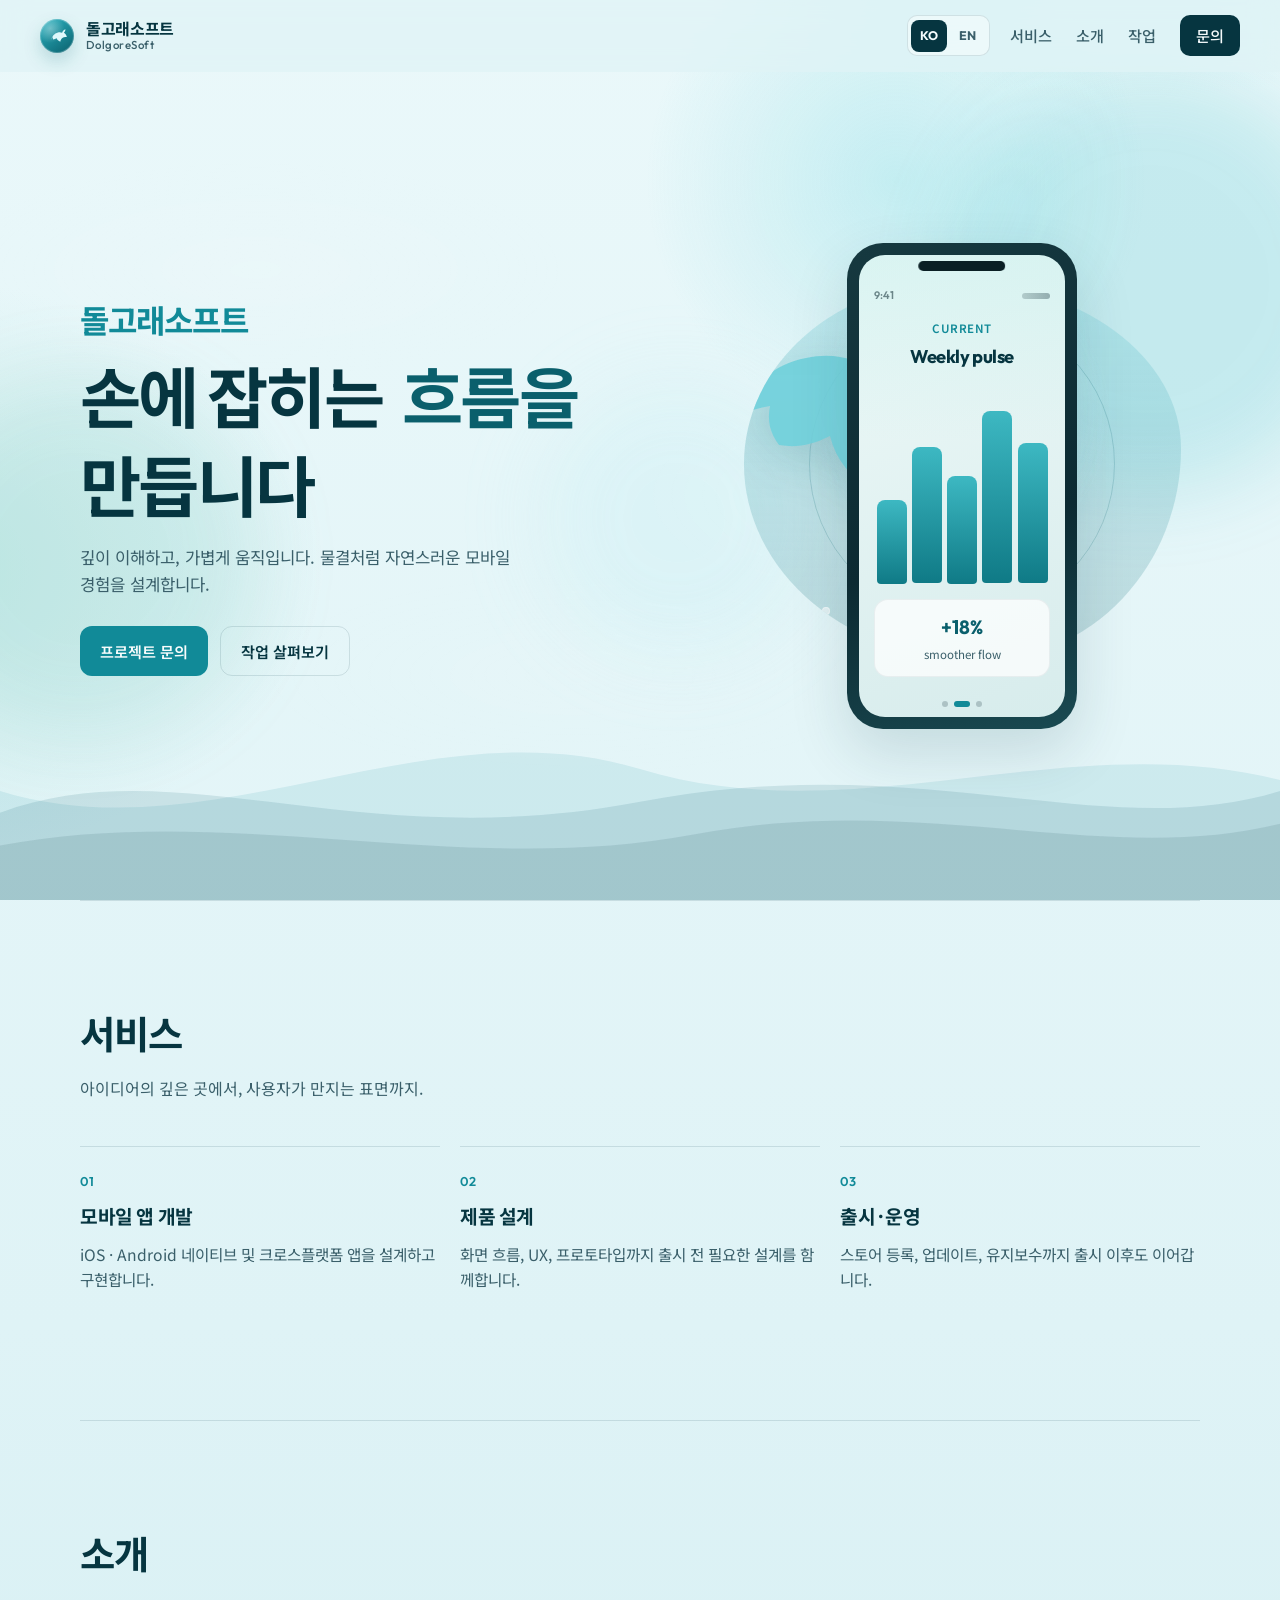
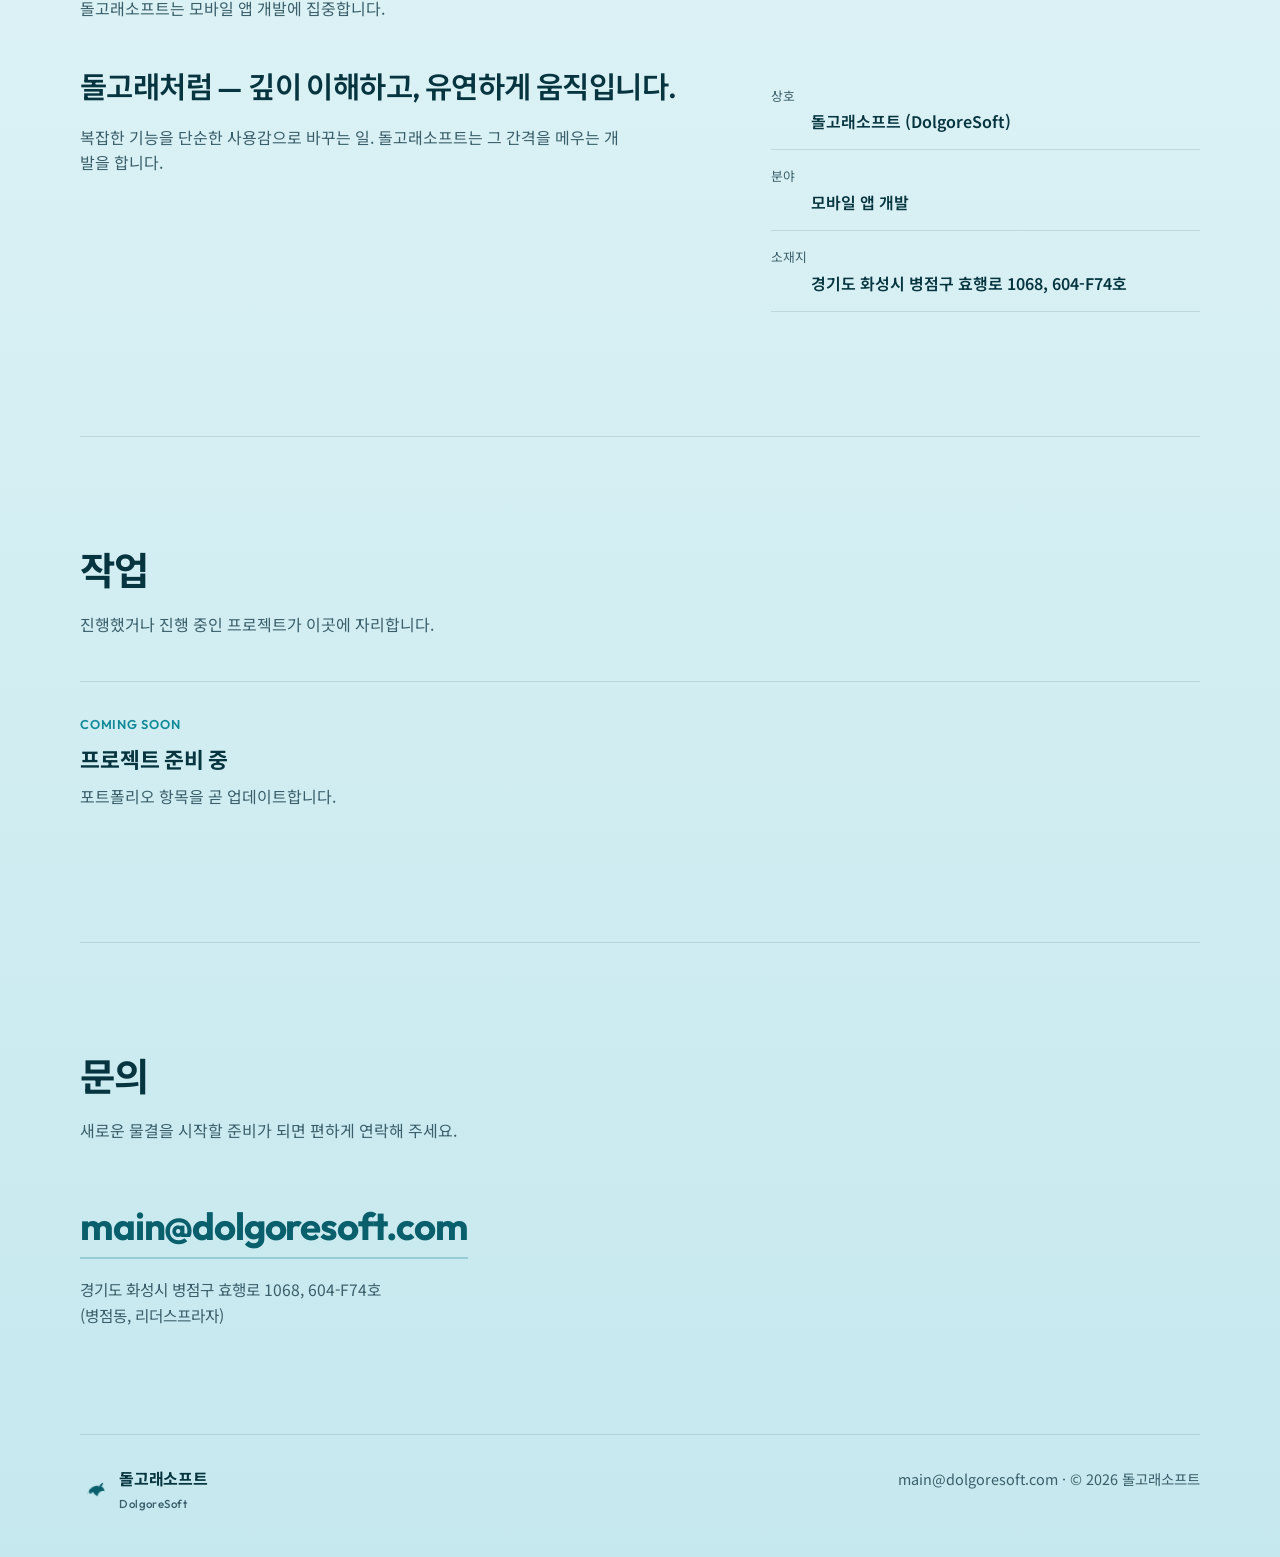
<file: index.html>
<!DOCTYPE html>
<html lang="ko">
  <head>
    <meta charset="UTF-8" />
    <meta
      name="viewport"
      content="width=device-width, initial-scale=1.0, viewport-fit=cover"
    />
    <meta
      name="description"
      content="돌고래소프트 — 물결처럼 자연스러운 모바일 앱을 만듭니다."
    />
    <title>돌고래소프트 | DolgoreSoft</title>
    <link rel="alternate" hreflang="ko" href="./" />
    <link rel="alternate" hreflang="en" href="./en/" />
    <link rel="alternate" hreflang="x-default" href="./" />
    <link rel="preconnect" href="https://fonts.googleapis.com" />
    <link rel="preconnect" href="https://fonts.gstatic.com" crossorigin />
    <link
      href="https://fonts.googleapis.com/css2?family=Outfit:wght@400;500;600;700&family=Noto+Sans+KR:wght@400;500;600;700&display=swap"
      rel="stylesheet"
    />
    <link rel="stylesheet" href="styles.css" />
    <script async src="https://pagead2.googlesyndication.com/pagead/js/adsbygoogle.js?client=ca-pub-4579434474067753"
     crossorigin="anonymous"></script>
  </head>
  <body>
    <div class="ambient" aria-hidden="true">
      <div class="ambient__glow ambient__glow--a"></div>
      <div class="ambient__glow ambient__glow--b"></div>
      <div class="ambient__glow ambient__glow--c"></div>
      <div class="ambient__spot" data-spot></div>
      <div class="ambient__caustic"></div>
      <svg class="ambient__waves" viewBox="0 0 1440 220" preserveAspectRatio="none">
        <path
          class="wave wave--back"
          d="M0,120 C240,180 480,40 720,100 C960,160 1200,60 1440,110 L1440,220 L0,220 Z"
        />
        <path
          class="wave wave--mid"
          d="M0,140 C200,80 400,180 720,130 C1040,80 1240,170 1440,120 L1440,220 L0,220 Z"
        />
        <path
          class="wave wave--front"
          d="M0,170 C260,130 520,200 780,160 C1040,120 1240,190 1440,150 L1440,220 L0,220 Z"
        />
      </svg>
    </div>

    <header class="site-header">
      <a class="brand" href="#top">
        <span class="brand__mark" aria-hidden="true">
          <svg viewBox="0 0 48 48" fill="none">
            <path
              class="dolphin-path"
              d="M8.5 28.5c2.2-7.8 8.4-13.2 16.8-14.2 3.4-.4 6.2.2 8.8 1.8 1.8-3.4 4.6-5.8 8.4-6.6-.6 3.2-2.2 5.6-4.6 7.2 3.2 2.4 5 5.8 5.2 10.2-3.8-1.4-7-1.2-10 .6-2.8 1.8-4.8 4.4-5.6 7.6-3.6-2.2-6.2-5.4-7.4-9.4-2.4 1.8-4.6 2.4-7.2 2.2-.8-2.2-.8-4.2-.4-6.4z"
              fill="currentColor"
            />
            <circle cx="36.2" cy="18.8" r="1.35" fill="#e8fbff" />
          </svg>
        </span>
        <span class="brand__text">
          <span class="brand__ko">돌고래소프트</span>
          <span class="brand__en">DolgoreSoft</span>
        </span>
      </a>
      <div class="header-actions">
        <nav class="lang" aria-label="언어 선택">
          <a class="lang__link is-active" href="./" hreflang="ko" lang="ko" aria-current="page">KO</a>
          <a class="lang__link" href="./en/" hreflang="en" lang="en">EN</a>
        </nav>
        <nav class="nav" aria-label="주요 메뉴">
          <a href="#services">서비스</a>
          <a href="#about">소개</a>
          <a href="#work">작업</a>
          <a href="#contact" class="nav__cta">문의</a>
        </nav>
        <button class="nav-toggle" type="button" aria-label="메뉴 열기" aria-expanded="false">
          <span></span>
          <span></span>
        </button>
      </div>
    </header>

    <main id="top">
      <section class="hero" data-hero>
        <div class="hero__copy">
          <p class="hero__brand">돌고래소프트</p>
          <h1 class="hero__title">
            <span class="hero__title-static">손에 잡히는</span>
            <span class="hero__swap" data-swap aria-live="polite">
              <span class="hero__swap-item is-active">앱을</span>
              <span class="hero__swap-item">흐름을</span>
              <span class="hero__swap-item">경험을</span>
            </span>
            <span class="hero__title-static">만듭니다</span>
          </h1>
          <p class="hero__lead">
            깊이 이해하고, 가볍게 움직입니다.
            물결처럼 자연스러운 모바일 경험을 설계합니다.
          </p>
          <div class="hero__actions">
            <a class="btn btn--primary" href="#contact" data-magnetic>
              <span>프로젝트 문의</span>
            </a>
            <a class="btn btn--ghost" href="#work">작업 살펴보기</a>
          </div>
        </div>

        <div class="hero__visual" data-tilt-stage>
          <div class="sea" aria-hidden="true">
            <div class="sea__ripple sea__ripple--a"></div>
            <div class="sea__ripple sea__ripple--b"></div>
            <div class="sea__bubble" style="--x: 18%; --d: 0s; --s: 8px"></div>
            <div class="sea__bubble" style="--x: 72%; --d: 1.2s; --s: 6px"></div>
            <div class="sea__bubble" style="--x: 58%; --d: 2.4s; --s: 10px"></div>
            <div class="sea__bubble" style="--x: 34%; --d: 3.1s; --s: 5px"></div>

            <svg class="sea__dolphin" viewBox="0 0 240 140" fill="none">
              <path
                d="M14 86c6-10 14-18 26-22 4-16 18-30 40-34 18-4 34 0 46 10 8-14 22-24 42-26-2 12-8 22-18 28 18 8 30 24 32 46-16-6-30-4-42 6-8 6-14 14-16 24-14-8-24-20-28-36-12 6-22 8-34 6-6-8-8-16-6-26-14 2-26 8-42 24z"
                fill="url(#dolphinGrad)"
              />
              <path
                d="M156 48c8-2 16-1 24 4 2 8-2 14-10 18-8 2-16 0-22-6 2-6 4-12 8-16z"
                fill="url(#dolphinGrad)"
                opacity="0.9"
              />
              <circle cx="168" cy="52" r="3.4" fill="#f4fdff" />
              <path
                d="M188 34c10-4 22-2 30 6-12 2-22 8-28 18-4-8-6-16-2-24z"
                fill="url(#dolphinGrad)"
                opacity="0.85"
              />
              <defs>
                <linearGradient id="dolphinGrad" x1="20" y1="30" x2="210" y2="110">
                  <stop stop-color="#6fd0db" />
                  <stop offset="0.55" stop-color="#1494a3" />
                  <stop offset="1" stop-color="#0a5f6c" />
                </linearGradient>
              </defs>
            </svg>
          </div>

          <button
            class="phone"
            type="button"
            data-phone
            aria-label="앱 미리보기 화면 넘기기"
          >
            <div class="phone__bezel" data-tilt>
              <div class="phone__notch"></div>
              <div class="phone__screen">
                <div class="phone__slides" data-slides>
                  <article class="phone__slide is-active" data-slide="0">
                    <div class="ui-status">
                      <span>9:41</span>
                      <span class="ui-dots"></span>
                    </div>
                    <p class="ui-eyebrow">Tide</p>
                    <h3 class="ui-title">Morning dive</h3>
                    <div class="ui-hero-block ui-hero-block--sea"></div>
                    <div class="ui-row">
                      <div class="ui-chip">Focus</div>
                      <div class="ui-chip">Flow</div>
                    </div>
                    <div class="ui-cta">Continue</div>
                  </article>
                  <article class="phone__slide" data-slide="1">
                    <div class="ui-status">
                      <span>9:41</span>
                      <span class="ui-dots"></span>
                    </div>
                    <p class="ui-eyebrow">Current</p>
                    <h3 class="ui-title">Weekly pulse</h3>
                    <div class="ui-bars" aria-hidden="true">
                      <span style="--h: 42%"></span>
                      <span style="--h: 68%"></span>
                      <span style="--h: 54%"></span>
                      <span style="--h: 86%"></span>
                      <span style="--h: 70%"></span>
                    </div>
                    <div class="ui-stat">
                      <strong>+18%</strong>
                      <span>smoother flow</span>
                    </div>
                  </article>
                  <article class="phone__slide" data-slide="2">
                    <div class="ui-status">
                      <span>9:41</span>
                      <span class="ui-dots"></span>
                    </div>
                    <p class="ui-eyebrow">Pod</p>
                    <h3 class="ui-title">3 signals</h3>
                    <div class="ui-list">
                      <div class="ui-list-item">
                        <span class="ui-avatar"></span>
                        <span class="ui-lines"><i></i><i></i></span>
                      </div>
                      <div class="ui-list-item">
                        <span class="ui-avatar"></span>
                        <span class="ui-lines"><i></i><i></i></span>
                      </div>
                      <div class="ui-list-item">
                        <span class="ui-avatar"></span>
                        <span class="ui-lines"><i></i><i></i></span>
                      </div>
                    </div>
                  </article>
                </div>
                <div class="phone__dots" data-dots aria-hidden="true">
                  <span class="is-active"></span>
                  <span></span>
                  <span></span>
                </div>
              </div>
            </div>
          </button>

          <p class="hero__hint">화면을 탭하면 다음 물결로</p>
        </div>
      </section>

      <section id="services" class="section" data-reveal>
        <div class="section__head">
          <h2>서비스</h2>
          <p>아이디어의 깊은 곳에서, 사용자가 만지는 표면까지.</p>
        </div>
        <ul class="service-list">
          <li class="service-item" data-reveal-item>
            <span class="service-item__index">01</span>
            <h3>모바일 앱 개발</h3>
            <p>iOS · Android 네이티브 및 크로스플랫폼 앱을 설계하고 구현합니다.</p>
          </li>
          <li class="service-item" data-reveal-item>
            <span class="service-item__index">02</span>
            <h3>제품 설계</h3>
            <p>화면 흐름, UX, 프로토타입까지 출시 전 필요한 설계를 함께합니다.</p>
          </li>
          <li class="service-item" data-reveal-item>
            <span class="service-item__index">03</span>
            <h3>출시 · 운영</h3>
            <p>스토어 등록, 업데이트, 유지보수까지 출시 이후도 이어갑니다.</p>
          </li>
        </ul>
      </section>

      <section id="about" class="section section--about" data-reveal>
        <div class="section__head">
          <h2>소개</h2>
          <p>돌고래소프트는 모바일 앱 개발에 집중합니다.</p>
        </div>
        <div class="about-grid">
          <div class="about-story" data-reveal-item>
            <p class="about-lead">
              돌고래처럼 — 깊이 이해하고, 유연하게 움직입니다.
            </p>
            <p class="about-body">
              복잡한 기능을 단순한 사용감으로 바꾸는 일.
              돌고래소프트는 그 간격을 메우는 개발을 합니다.
            </p>
          </div>
          <dl class="about-meta" data-reveal-item>
            <div>
              <dt>상호</dt>
              <dd>돌고래소프트 (DolgoreSoft)</dd>
            </div>
            <div>
              <dt>분야</dt>
              <dd>모바일 앱 개발</dd>
            </div>
            <div>
              <dt>소재지</dt>
              <dd>경기도 화성시 병점구 효행로 1068, 604-F74호</dd>
            </div>
          </dl>
        </div>
      </section>

      <section id="work" class="section" data-reveal>
        <div class="section__head">
          <h2>작업</h2>
          <p>진행했거나 진행 중인 프로젝트가 이곳에 자리합니다.</p>
        </div>
        <ul class="work-list">
          <li class="work-item work-item--empty" data-reveal-item>
            <span class="work-item__label">Coming soon</span>
            <h3>프로젝트 준비 중</h3>
            <p>포트폴리오 항목을 곧 업데이트합니다.</p>
          </li>
        </ul>
      </section>

      <section id="contact" class="section section--contact" data-reveal>
        <div class="section__head">
          <h2>문의</h2>
          <p>새로운 물결을 시작할 준비가 되면 편하게 연락해 주세요.</p>
        </div>
        <div class="contact-block" data-reveal-item>
          <a class="contact-link" href="mailto:main@dolgoresoft.com">
            main@dolgoresoft.com
          </a>
          <address class="contact-address">
            경기도 화성시 병점구 효행로 1068, 604-F74호<br />
            (병점동, 리더스프라자)
          </address>
        </div>
      </section>
    </main>

    <footer class="site-footer">
      <div class="site-footer__brand">
        <span class="brand__mark brand__mark--sm" aria-hidden="true">
          <svg viewBox="0 0 48 48" fill="none">
            <path
              d="M8.5 28.5c2.2-7.8 8.4-13.2 16.8-14.2 3.4-.4 6.2.2 8.8 1.8 1.8-3.4 4.6-5.8 8.4-6.6-.6 3.2-2.2 5.6-4.6 7.2 3.2 2.4 5 5.8 5.2 10.2-3.8-1.4-7-1.2-10 .6-2.8 1.8-4.8 4.4-5.6 7.6-3.6-2.2-6.2-5.4-7.4-9.4-2.4 1.8-4.6 2.4-7.2 2.2-.8-2.2-.8-4.2-.4-6.4z"
              fill="currentColor"
            />
          </svg>
        </span>
        <div>
          <span class="brand__ko">돌고래소프트</span>
          <span class="brand__en">DolgoreSoft</span>
        </div>
      </div>
      <p>
        <a href="mailto:main@dolgoresoft.com">main@dolgoresoft.com</a>
        · © <span id="year"></span> 돌고래소프트
      </p>
    </footer>

    <script src="main.js"></script>
  </body>
</html>
</file>
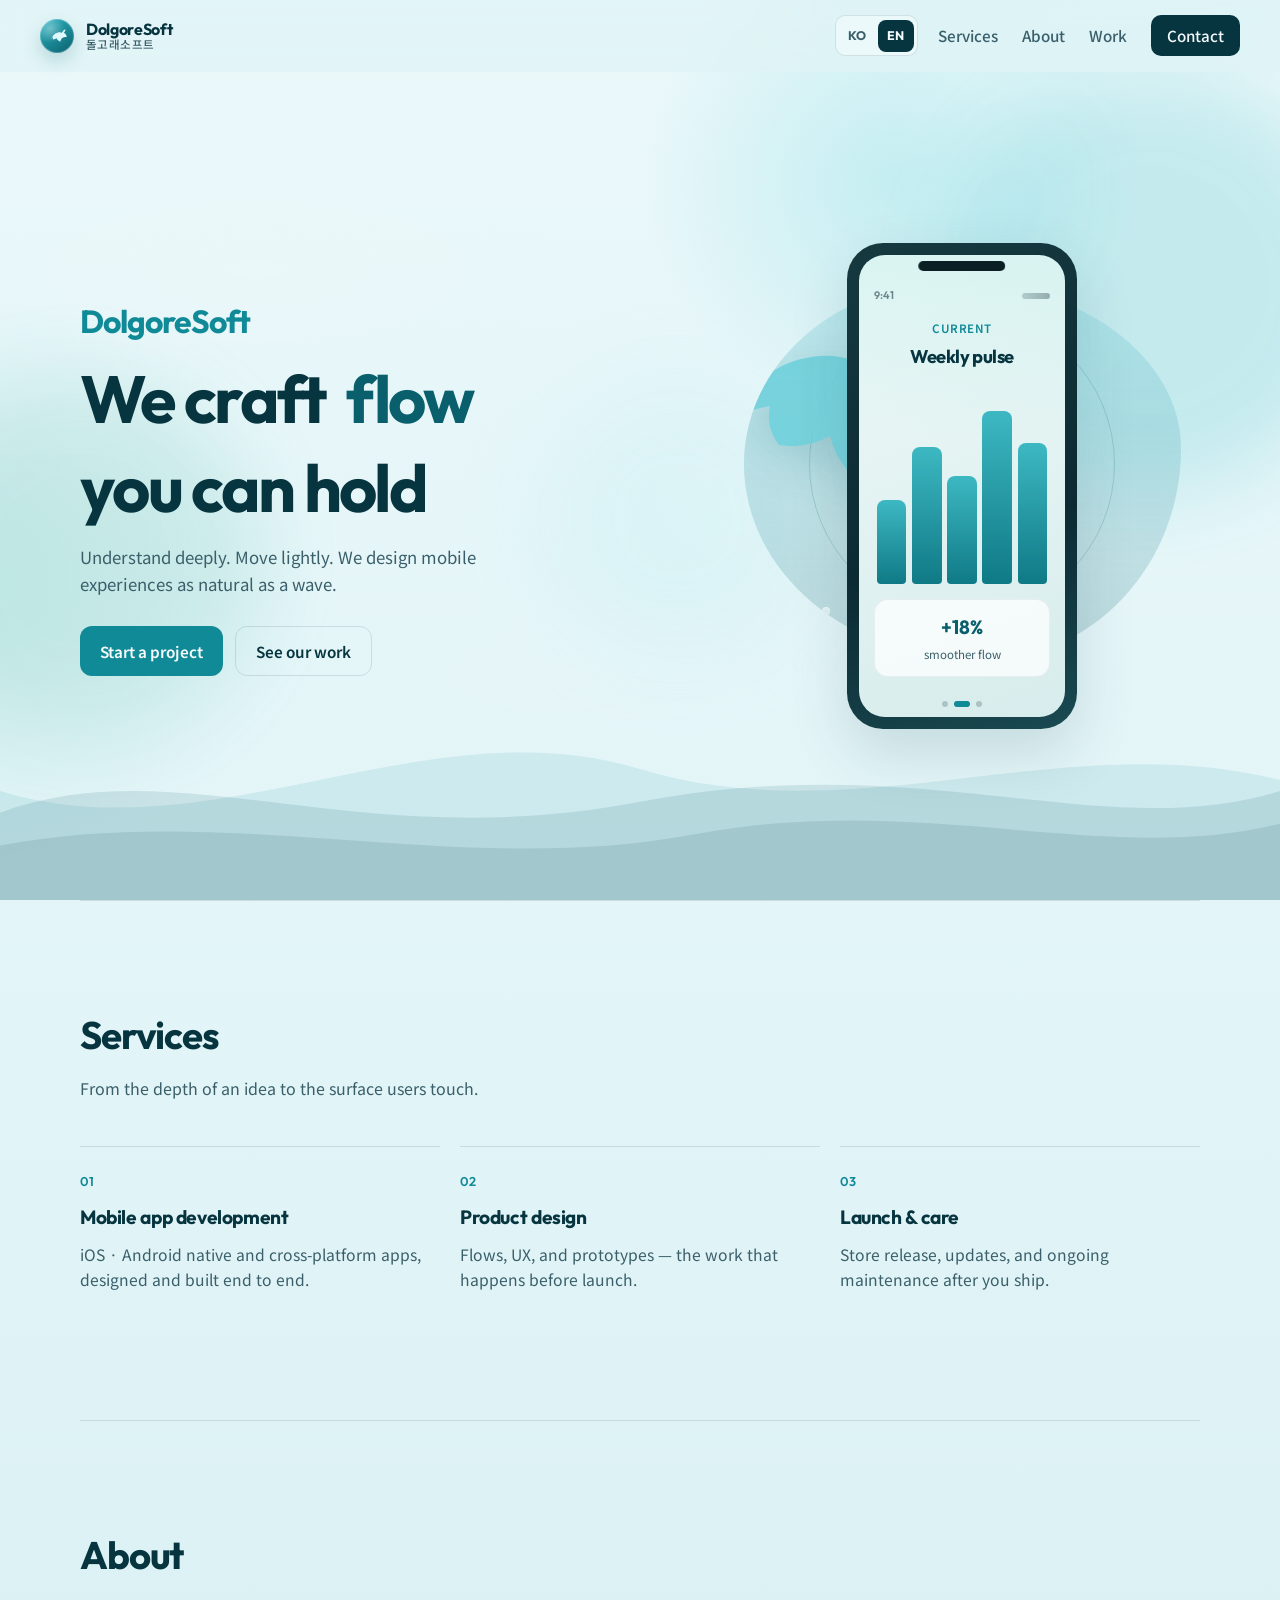
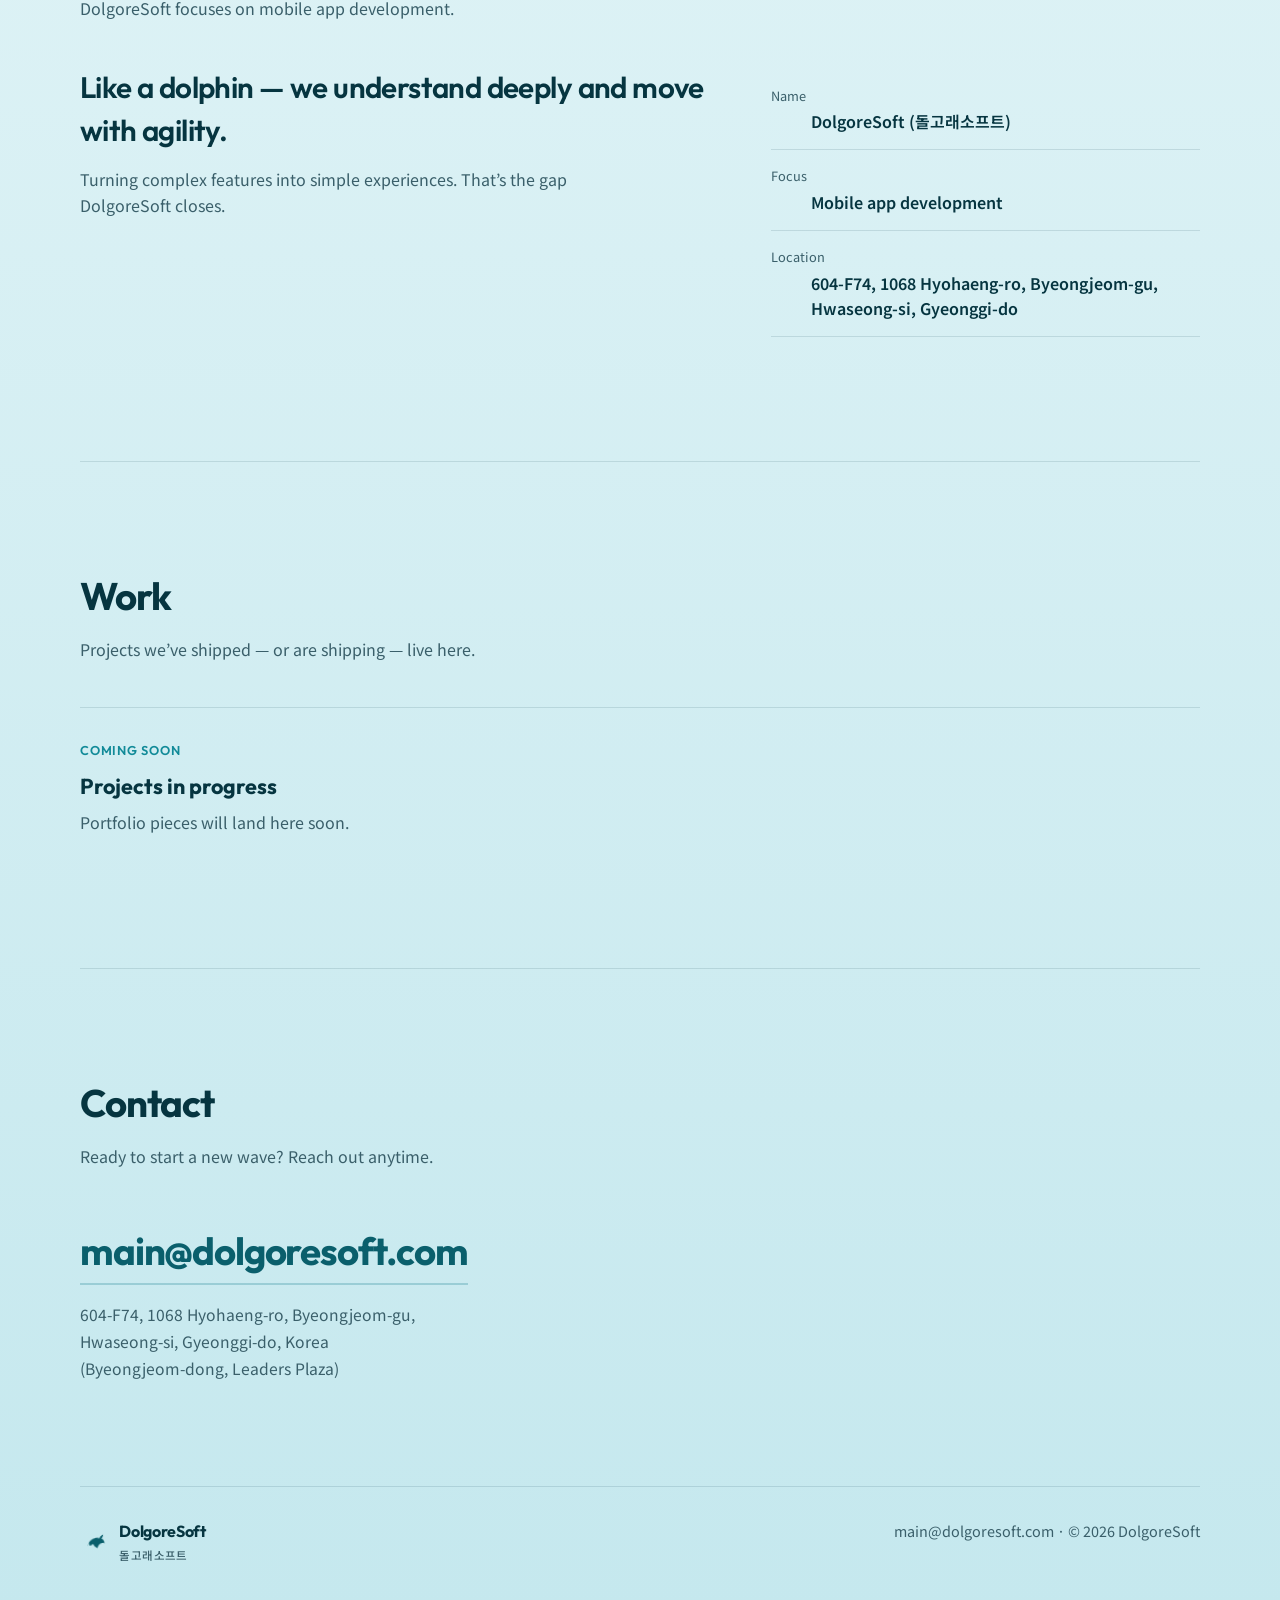
<file: en/index.html>
<!DOCTYPE html>
<html lang="en">
  <head>
    <meta charset="UTF-8" />
    <meta
      name="viewport"
      content="width=device-width, initial-scale=1.0, viewport-fit=cover"
    />
    <meta
      name="description"
      content="DolgoreSoft — mobile apps designed to feel as natural as a wave."
    />
    <title>DolgoreSoft | 돌고래소프트</title>
    <link rel="alternate" hreflang="ko" href="../" />
    <link rel="alternate" hreflang="en" href="./" />
    <link rel="alternate" hreflang="x-default" href="../" />
    <link rel="preconnect" href="https://fonts.googleapis.com" />
    <link rel="preconnect" href="https://fonts.gstatic.com" crossorigin />
    <link
      href="https://fonts.googleapis.com/css2?family=Outfit:wght@400;500;600;700&family=Noto+Sans+KR:wght@400;500;600;700&display=swap"
      rel="stylesheet"
    />
    <link rel="stylesheet" href="../styles.css" />
    <script async src="https://pagead2.googlesyndication.com/pagead/js/adsbygoogle.js?client=ca-pub-4579434474067753"
     crossorigin="anonymous"></script>
  </head>
  <body>
    <div class="ambient" aria-hidden="true">
      <div class="ambient__glow ambient__glow--a"></div>
      <div class="ambient__glow ambient__glow--b"></div>
      <div class="ambient__glow ambient__glow--c"></div>
      <div class="ambient__spot" data-spot></div>
      <div class="ambient__caustic"></div>
      <svg class="ambient__waves" viewBox="0 0 1440 220" preserveAspectRatio="none">
        <path
          class="wave wave--back"
          d="M0,120 C240,180 480,40 720,100 C960,160 1200,60 1440,110 L1440,220 L0,220 Z"
        />
        <path
          class="wave wave--mid"
          d="M0,140 C200,80 400,180 720,130 C1040,80 1240,170 1440,120 L1440,220 L0,220 Z"
        />
        <path
          class="wave wave--front"
          d="M0,170 C260,130 520,200 780,160 C1040,120 1240,190 1440,150 L1440,220 L0,220 Z"
        />
      </svg>
    </div>

    <header class="site-header">
      <a class="brand" href="#top">
        <span class="brand__mark" aria-hidden="true">
          <svg viewBox="0 0 48 48" fill="none">
            <path
              class="dolphin-path"
              d="M8.5 28.5c2.2-7.8 8.4-13.2 16.8-14.2 3.4-.4 6.2.2 8.8 1.8 1.8-3.4 4.6-5.8 8.4-6.6-.6 3.2-2.2 5.6-4.6 7.2 3.2 2.4 5 5.8 5.2 10.2-3.8-1.4-7-1.2-10 .6-2.8 1.8-4.8 4.4-5.6 7.6-3.6-2.2-6.2-5.4-7.4-9.4-2.4 1.8-4.6 2.4-7.2 2.2-.8-2.2-.8-4.2-.4-6.4z"
              fill="currentColor"
            />
            <circle cx="36.2" cy="18.8" r="1.35" fill="#e8fbff" />
          </svg>
        </span>
        <span class="brand__text">
          <span class="brand__ko">DolgoreSoft</span>
          <span class="brand__en">돌고래소프트</span>
        </span>
      </a>
      <div class="header-actions">
        <nav class="lang" aria-label="Language">
          <a class="lang__link" href="../" hreflang="ko" lang="ko">KO</a>
          <a class="lang__link is-active" href="./" hreflang="en" lang="en" aria-current="page">EN</a>
        </nav>
        <nav class="nav" aria-label="Primary">
          <a href="#services">Services</a>
          <a href="#about">About</a>
          <a href="#work">Work</a>
          <a href="#contact" class="nav__cta">Contact</a>
        </nav>
        <button class="nav-toggle" type="button" aria-label="Open menu" aria-expanded="false">
          <span></span>
          <span></span>
        </button>
      </div>
    </header>

    <main id="top">
      <section class="hero" data-hero>
        <div class="hero__copy">
          <p class="hero__brand">DolgoreSoft</p>
          <h1 class="hero__title">
            <span class="hero__title-static">We craft</span>
            <span class="hero__swap" data-swap aria-live="polite">
              <span class="hero__swap-item is-active">apps</span>
              <span class="hero__swap-item">flow</span>
              <span class="hero__swap-item">moments</span>
            </span>
            <span class="hero__title-static">you can hold</span>
          </h1>
          <p class="hero__lead">
            Understand deeply. Move lightly.
            We design mobile experiences as natural as a wave.
          </p>
          <div class="hero__actions">
            <a class="btn btn--primary" href="#contact" data-magnetic>
              <span>Start a project</span>
            </a>
            <a class="btn btn--ghost" href="#work">See our work</a>
          </div>
        </div>

        <div class="hero__visual" data-tilt-stage>
          <div class="sea" aria-hidden="true">
            <div class="sea__ripple sea__ripple--a"></div>
            <div class="sea__ripple sea__ripple--b"></div>
            <div class="sea__bubble" style="--x: 18%; --d: 0s; --s: 8px"></div>
            <div class="sea__bubble" style="--x: 72%; --d: 1.2s; --s: 6px"></div>
            <div class="sea__bubble" style="--x: 58%; --d: 2.4s; --s: 10px"></div>
            <div class="sea__bubble" style="--x: 34%; --d: 3.1s; --s: 5px"></div>

            <svg class="sea__dolphin" viewBox="0 0 240 140" fill="none">
              <path
                d="M14 86c6-10 14-18 26-22 4-16 18-30 40-34 18-4 34 0 46 10 8-14 22-24 42-26-2 12-8 22-18 28 18 8 30 24 32 46-16-6-30-4-42 6-8 6-14 14-16 24-14-8-24-20-28-36-12 6-22 8-34 6-6-8-8-16-6-26-14 2-26 8-42 24z"
                fill="url(#dolphinGradEn)"
              />
              <path
                d="M156 48c8-2 16-1 24 4 2 8-2 14-10 18-8 2-16 0-22-6 2-6 4-12 8-16z"
                fill="url(#dolphinGradEn)"
                opacity="0.9"
              />
              <circle cx="168" cy="52" r="3.4" fill="#f4fdff" />
              <path
                d="M188 34c10-4 22-2 30 6-12 2-22 8-28 18-4-8-6-16-2-24z"
                fill="url(#dolphinGradEn)"
                opacity="0.85"
              />
              <defs>
                <linearGradient id="dolphinGradEn" x1="20" y1="30" x2="210" y2="110">
                  <stop stop-color="#6fd0db" />
                  <stop offset="0.55" stop-color="#1494a3" />
                  <stop offset="1" stop-color="#0a5f6c" />
                </linearGradient>
              </defs>
            </svg>
          </div>

          <button
            class="phone"
            type="button"
            data-phone
            aria-label="Advance app preview screens"
          >
            <div class="phone__bezel" data-tilt>
              <div class="phone__notch"></div>
              <div class="phone__screen">
                <div class="phone__slides" data-slides>
                  <article class="phone__slide is-active" data-slide="0">
                    <div class="ui-status">
                      <span>9:41</span>
                      <span class="ui-dots"></span>
                    </div>
                    <p class="ui-eyebrow">Tide</p>
                    <h3 class="ui-title">Morning dive</h3>
                    <div class="ui-hero-block ui-hero-block--sea"></div>
                    <div class="ui-row">
                      <div class="ui-chip">Focus</div>
                      <div class="ui-chip">Flow</div>
                    </div>
                    <div class="ui-cta">Continue</div>
                  </article>
                  <article class="phone__slide" data-slide="1">
                    <div class="ui-status">
                      <span>9:41</span>
                      <span class="ui-dots"></span>
                    </div>
                    <p class="ui-eyebrow">Current</p>
                    <h3 class="ui-title">Weekly pulse</h3>
                    <div class="ui-bars" aria-hidden="true">
                      <span style="--h: 42%"></span>
                      <span style="--h: 68%"></span>
                      <span style="--h: 54%"></span>
                      <span style="--h: 86%"></span>
                      <span style="--h: 70%"></span>
                    </div>
                    <div class="ui-stat">
                      <strong>+18%</strong>
                      <span>smoother flow</span>
                    </div>
                  </article>
                  <article class="phone__slide" data-slide="2">
                    <div class="ui-status">
                      <span>9:41</span>
                      <span class="ui-dots"></span>
                    </div>
                    <p class="ui-eyebrow">Pod</p>
                    <h3 class="ui-title">3 signals</h3>
                    <div class="ui-list">
                      <div class="ui-list-item">
                        <span class="ui-avatar"></span>
                        <span class="ui-lines"><i></i><i></i></span>
                      </div>
                      <div class="ui-list-item">
                        <span class="ui-avatar"></span>
                        <span class="ui-lines"><i></i><i></i></span>
                      </div>
                      <div class="ui-list-item">
                        <span class="ui-avatar"></span>
                        <span class="ui-lines"><i></i><i></i></span>
                      </div>
                    </div>
                  </article>
                </div>
                <div class="phone__dots" data-dots aria-hidden="true">
                  <span class="is-active"></span>
                  <span></span>
                  <span></span>
                </div>
              </div>
            </div>
          </button>

          <p class="hero__hint">Tap the screen for the next wave</p>
        </div>
      </section>

      <section id="services" class="section" data-reveal>
        <div class="section__head">
          <h2>Services</h2>
          <p>From the depth of an idea to the surface users touch.</p>
        </div>
        <ul class="service-list">
          <li class="service-item" data-reveal-item>
            <span class="service-item__index">01</span>
            <h3>Mobile app development</h3>
            <p>iOS · Android native and cross-platform apps, designed and built end to end.</p>
          </li>
          <li class="service-item" data-reveal-item>
            <span class="service-item__index">02</span>
            <h3>Product design</h3>
            <p>Flows, UX, and prototypes — the work that happens before launch.</p>
          </li>
          <li class="service-item" data-reveal-item>
            <span class="service-item__index">03</span>
            <h3>Launch &amp; care</h3>
            <p>Store release, updates, and ongoing maintenance after you ship.</p>
          </li>
        </ul>
      </section>

      <section id="about" class="section section--about" data-reveal>
        <div class="section__head">
          <h2>About</h2>
          <p>DolgoreSoft focuses on mobile app development.</p>
        </div>
        <div class="about-grid">
          <div class="about-story" data-reveal-item>
            <p class="about-lead">
              Like a dolphin — we understand deeply and move with agility.
            </p>
            <p class="about-body">
              Turning complex features into simple experiences.
              That’s the gap DolgoreSoft closes.
            </p>
          </div>
          <dl class="about-meta" data-reveal-item>
            <div>
              <dt>Name</dt>
              <dd>DolgoreSoft (돌고래소프트)</dd>
            </div>
            <div>
              <dt>Focus</dt>
              <dd>Mobile app development</dd>
            </div>
            <div>
              <dt>Location</dt>
              <dd>604-F74, 1068 Hyohaeng-ro, Byeongjeom-gu, Hwaseong-si, Gyeonggi-do</dd>
            </div>
          </dl>
        </div>
      </section>

      <section id="work" class="section" data-reveal>
        <div class="section__head">
          <h2>Work</h2>
          <p>Projects we’ve shipped — or are shipping — live here.</p>
        </div>
        <ul class="work-list">
          <li class="work-item work-item--empty" data-reveal-item>
            <span class="work-item__label">Coming soon</span>
            <h3>Projects in progress</h3>
            <p>Portfolio pieces will land here soon.</p>
          </li>
        </ul>
      </section>

      <section id="contact" class="section section--contact" data-reveal>
        <div class="section__head">
          <h2>Contact</h2>
          <p>Ready to start a new wave? Reach out anytime.</p>
        </div>
        <div class="contact-block" data-reveal-item>
          <a class="contact-link" href="mailto:main@dolgoresoft.com">
            main@dolgoresoft.com
          </a>
          <address class="contact-address">
            604-F74, 1068 Hyohaeng-ro, Byeongjeom-gu,<br />
            Hwaseong-si, Gyeonggi-do, Korea<br />
            (Byeongjeom-dong, Leaders Plaza)
          </address>
        </div>
      </section>
    </main>

    <footer class="site-footer">
      <div class="site-footer__brand">
        <span class="brand__mark brand__mark--sm" aria-hidden="true">
          <svg viewBox="0 0 48 48" fill="none">
            <path
              d="M8.5 28.5c2.2-7.8 8.4-13.2 16.8-14.2 3.4-.4 6.2.2 8.8 1.8 1.8-3.4 4.6-5.8 8.4-6.6-.6 3.2-2.2 5.6-4.6 7.2 3.2 2.4 5 5.8 5.2 10.2-3.8-1.4-7-1.2-10 .6-2.8 1.8-4.8 4.4-5.6 7.6-3.6-2.2-6.2-5.4-7.4-9.4-2.4 1.8-4.6 2.4-7.2 2.2-.8-2.2-.8-4.2-.4-6.4z"
              fill="currentColor"
            />
          </svg>
        </span>
        <div>
          <span class="brand__ko">DolgoreSoft</span>
          <span class="brand__en">돌고래소프트</span>
        </div>
      </div>
      <p>
        <a href="mailto:main@dolgoresoft.com">main@dolgoresoft.com</a>
        · © <span id="year"></span> DolgoreSoft
      </p>
    </footer>

    <script src="../main.js"></script>
  </body>
</html>
</file>
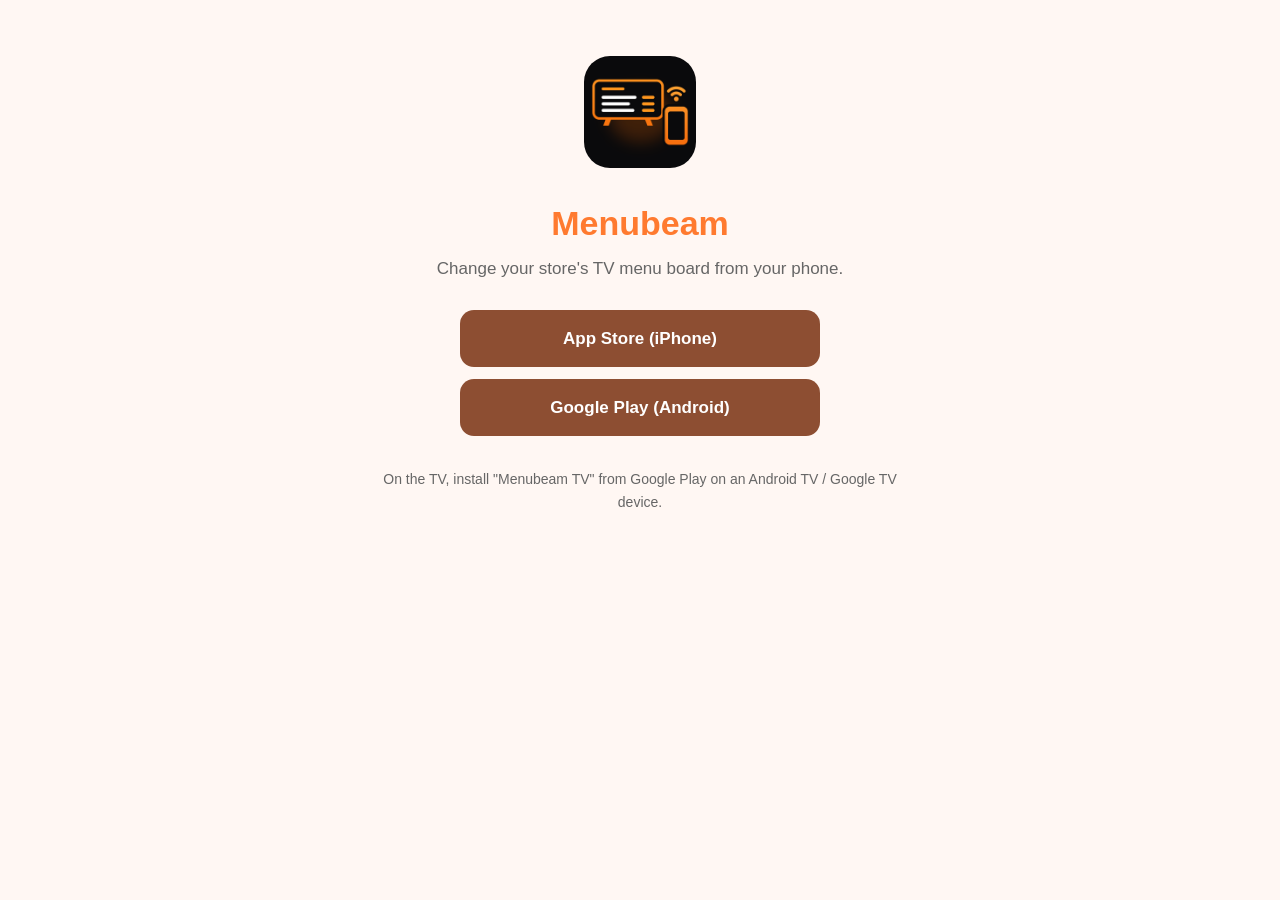
<file: menubeam/index.html>
<!doctype html>
<html lang="en"><head><meta charset="utf-8"><meta name="viewport" content="width=device-width,initial-scale=1">
<title>Menubeam: TV Menu Board</title>
<meta name="description" content="Change your store's TV menu board from your phone. Menus, prices, sold-out and notices update instantly.">
<meta property="og:title" content="메뉴빔 Menubeam">
<meta property="og:description" content="폰으로 바꾸는 TV 메뉴판 · Change your TV menu board from your phone">
<script>
// 휴대폰이면 맞는 스토어로 바로 보낸다 (인스타그램 등 앱 안 브라우저 포함). PC 는 아래 버튼을 보여준다.
(function () {
  var ua = navigator.userAgent || '';
  var play = 'https://play.google.com/store/apps/details?id=com.dolgoresoft.menubeam';
  var ios = 'https://apps.apple.com/app/id6834444857';
  if (/android/i.test(ua)) { location.replace(play); return; }
  if (/iPhone|iPad|iPod/.test(ua) || (/Macintosh/.test(ua) && navigator.maxTouchPoints > 1)) { location.replace(ios); }
})();
</script>
<style>
:root{color-scheme:light dark;--t:#222;--b:#fff7f3;--m:#666;--a:#8d4e32;--o:#ff7a2f}
@media(prefers-color-scheme:dark){:root{--t:#eee;--b:#151312;--m:#aaa;--a:#e0a27f}}
body{margin:0;background:var(--b);color:var(--t);font:17px/1.6 -apple-system,BlinkMacSystemFont,"Apple SD Gothic Neo","Noto Sans KR",sans-serif}
main{max-width:560px;margin:auto;padding:56px 16px 64px;text-align:center}
img{width:112px;height:112px;border-radius:26px}
h1{font-size:34px;margin:20px 0 4px;color:var(--o)}p{margin:0 0 28px;color:var(--m)}
a.btn{display:block;margin:12px auto;max-width:320px;padding:15px 20px;border-radius:14px;background:var(--a);color:#fff;text-decoration:none;font-weight:600}
.s{font-size:14px;color:var(--m);margin-top:32px}
</style></head><body><main>
<img src="icon.png" alt="">
<h1 id="t">Menubeam</h1>
<p id="d">Change your store's TV menu board from your phone.</p>
<a class="btn" href="https://apps.apple.com/app/id6834444857">App Store (iPhone)</a>
<a class="btn" href="https://play.google.com/store/apps/details?id=com.dolgoresoft.menubeam">Google Play (Android)</a>
<p class="s" id="s">On the TV, install "Menubeam TV" from Google Play on an Android TV / Google TV device.</p>
</main>
<script>
if ((navigator.language || '').toLowerCase().indexOf('ko') === 0) {
  document.documentElement.lang = 'ko';
  document.title = '메뉴빔: TV 메뉴판 앱';
  document.getElementById('t').textContent = '메뉴빔';
  document.getElementById('d').textContent = '폰으로 바꾸는 TV 메뉴판. 메뉴·가격·품절·공지가 매장 TV에 바로 반영돼요.';
  document.getElementById('s').textContent = 'TV에는 Android TV·Google TV 기기에서 Google Play의 "메뉴빔 TV"를 설치해 주세요.';
}
</script>
</body></html>
</file>
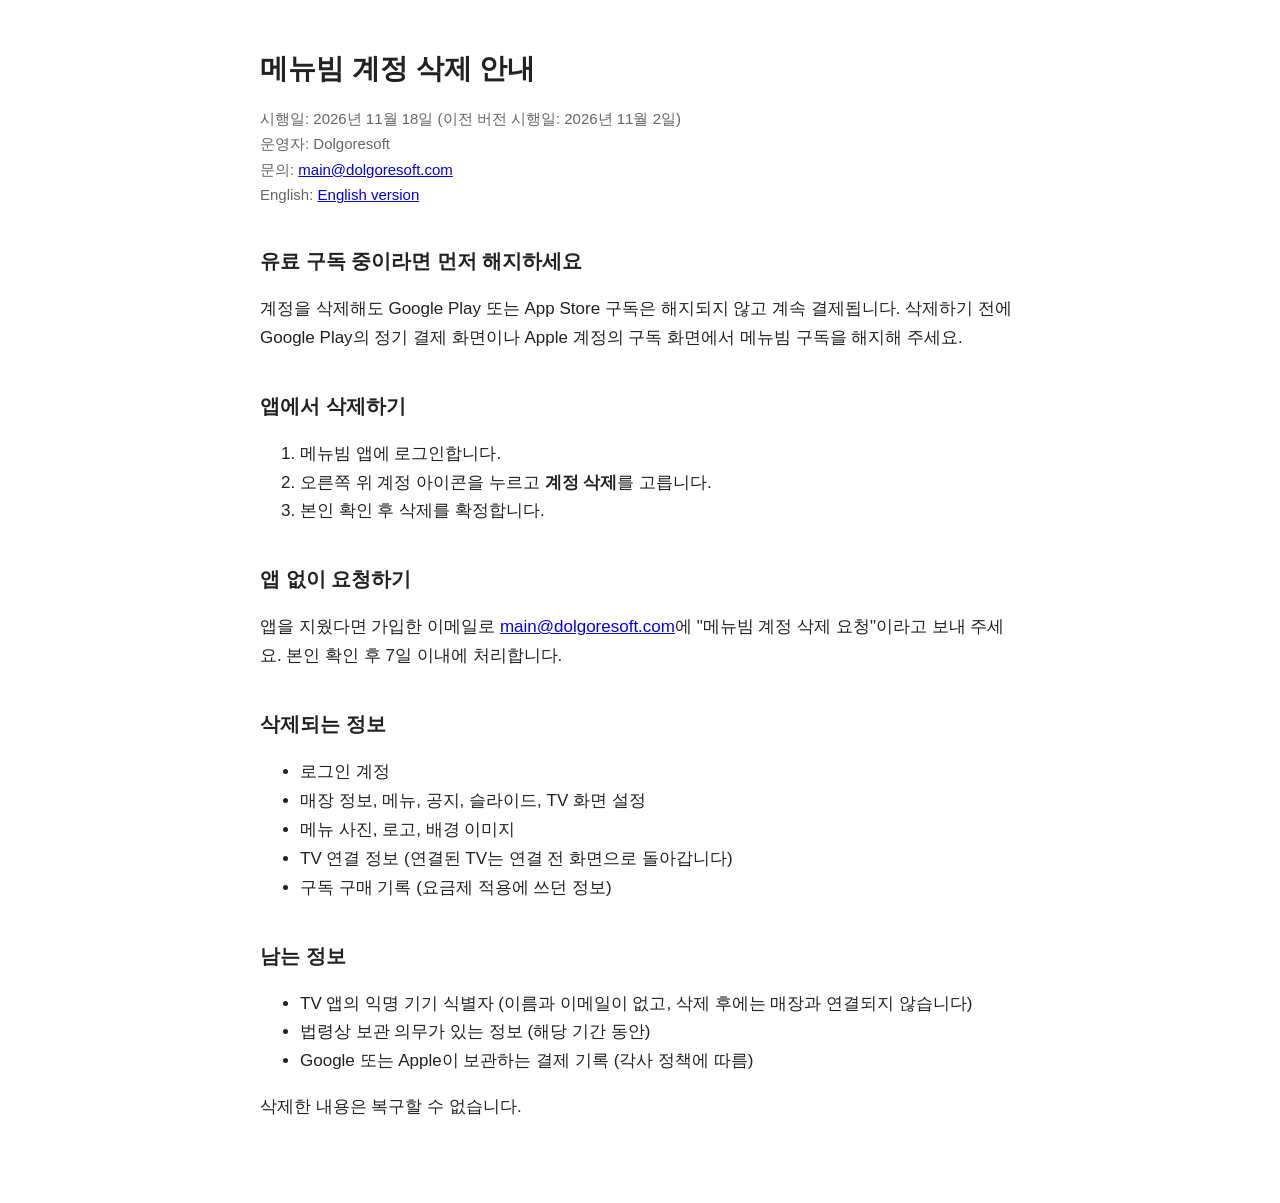
<file: menubeam/delete-account.html>
<!doctype html>
<html lang="ko"><head><meta charset="utf-8"><meta name="viewport" content="width=device-width,initial-scale=1">
<title>메뉴빔 계정 삭제 안내</title><style>
:root{color-scheme:light dark;--t:#222;--b:#fff;--l:#ddd;--m:#666}
@media(prefers-color-scheme:dark){:root{--t:#eee;--b:#151515;--l:#444;--m:#aaa}}
body{margin:0;background:var(--b);color:var(--t);font:17px/1.7 -apple-system,BlinkMacSystemFont,"Apple SD Gothic Neo","Noto Sans KR",sans-serif}
main{max-width:760px;margin:auto;padding:32px 16px 64px}h1{font-size:28px;line-height:1.3}h2{font-size:20px;margin-top:36px}
.m{color:var(--m);font-size:15px}table{width:100%;border-collapse:collapse;font-size:15px}th,td{border:1px solid var(--l);padding:8px;text-align:left;vertical-align:top}
</style></head><body><main>
<h1>메뉴빔 계정 삭제 안내</h1>
<p class="m">시행일: 2026년 11월 18일 (이전 버전 시행일: 2026년 11월 2일)<br>운영자: Dolgoresoft<br>문의: <a href="mailto:main@dolgoresoft.com">main@dolgoresoft.com</a><br>English: <a href="en/delete-account.html">English version</a></p>
<h2>유료 구독 중이라면 먼저 해지하세요</h2>
<p>계정을 삭제해도 Google Play 또는 App Store 구독은 해지되지 않고 계속 결제됩니다. 삭제하기 전에 Google Play의 정기 결제 화면이나 Apple 계정의 구독 화면에서 메뉴빔 구독을 해지해 주세요.</p>
<h2>앱에서 삭제하기</h2>
<ol><li>메뉴빔 앱에 로그인합니다.</li><li>오른쪽 위 계정 아이콘을 누르고 <b>계정 삭제</b>를 고릅니다.</li><li>본인 확인 후 삭제를 확정합니다.</li></ol>
<h2>앱 없이 요청하기</h2>
<p>앱을 지웠다면 가입한 이메일로 <a href="mailto:main@dolgoresoft.com?subject=%EB%A9%94%EB%89%B4%EB%B9%94%20%EA%B3%84%EC%A0%95%20%EC%82%AD%EC%A0%9C%20%EC%9A%94%EC%B2%AD">main@dolgoresoft.com</a>에 "메뉴빔 계정 삭제 요청"이라고 보내 주세요. 본인 확인 후 7일 이내에 처리합니다.</p>
<h2>삭제되는 정보</h2>
<ul><li>로그인 계정</li><li>매장 정보, 메뉴, 공지, 슬라이드, TV 화면 설정</li><li>메뉴 사진, 로고, 배경 이미지</li><li>TV 연결 정보 (연결된 TV는 연결 전 화면으로 돌아갑니다)</li><li>구독 구매 기록 (요금제 적용에 쓰던 정보)</li></ul>
<h2>남는 정보</h2>
<ul><li>TV 앱의 익명 기기 식별자 (이름과 이메일이 없고, 삭제 후에는 매장과 연결되지 않습니다)</li><li>법령상 보관 의무가 있는 정보 (해당 기간 동안)</li><li>Google 또는 Apple이 보관하는 결제 기록 (각사 정책에 따름)</li></ul>
<p>삭제한 내용은 복구할 수 없습니다.</p>
</main></body></html>
</file>
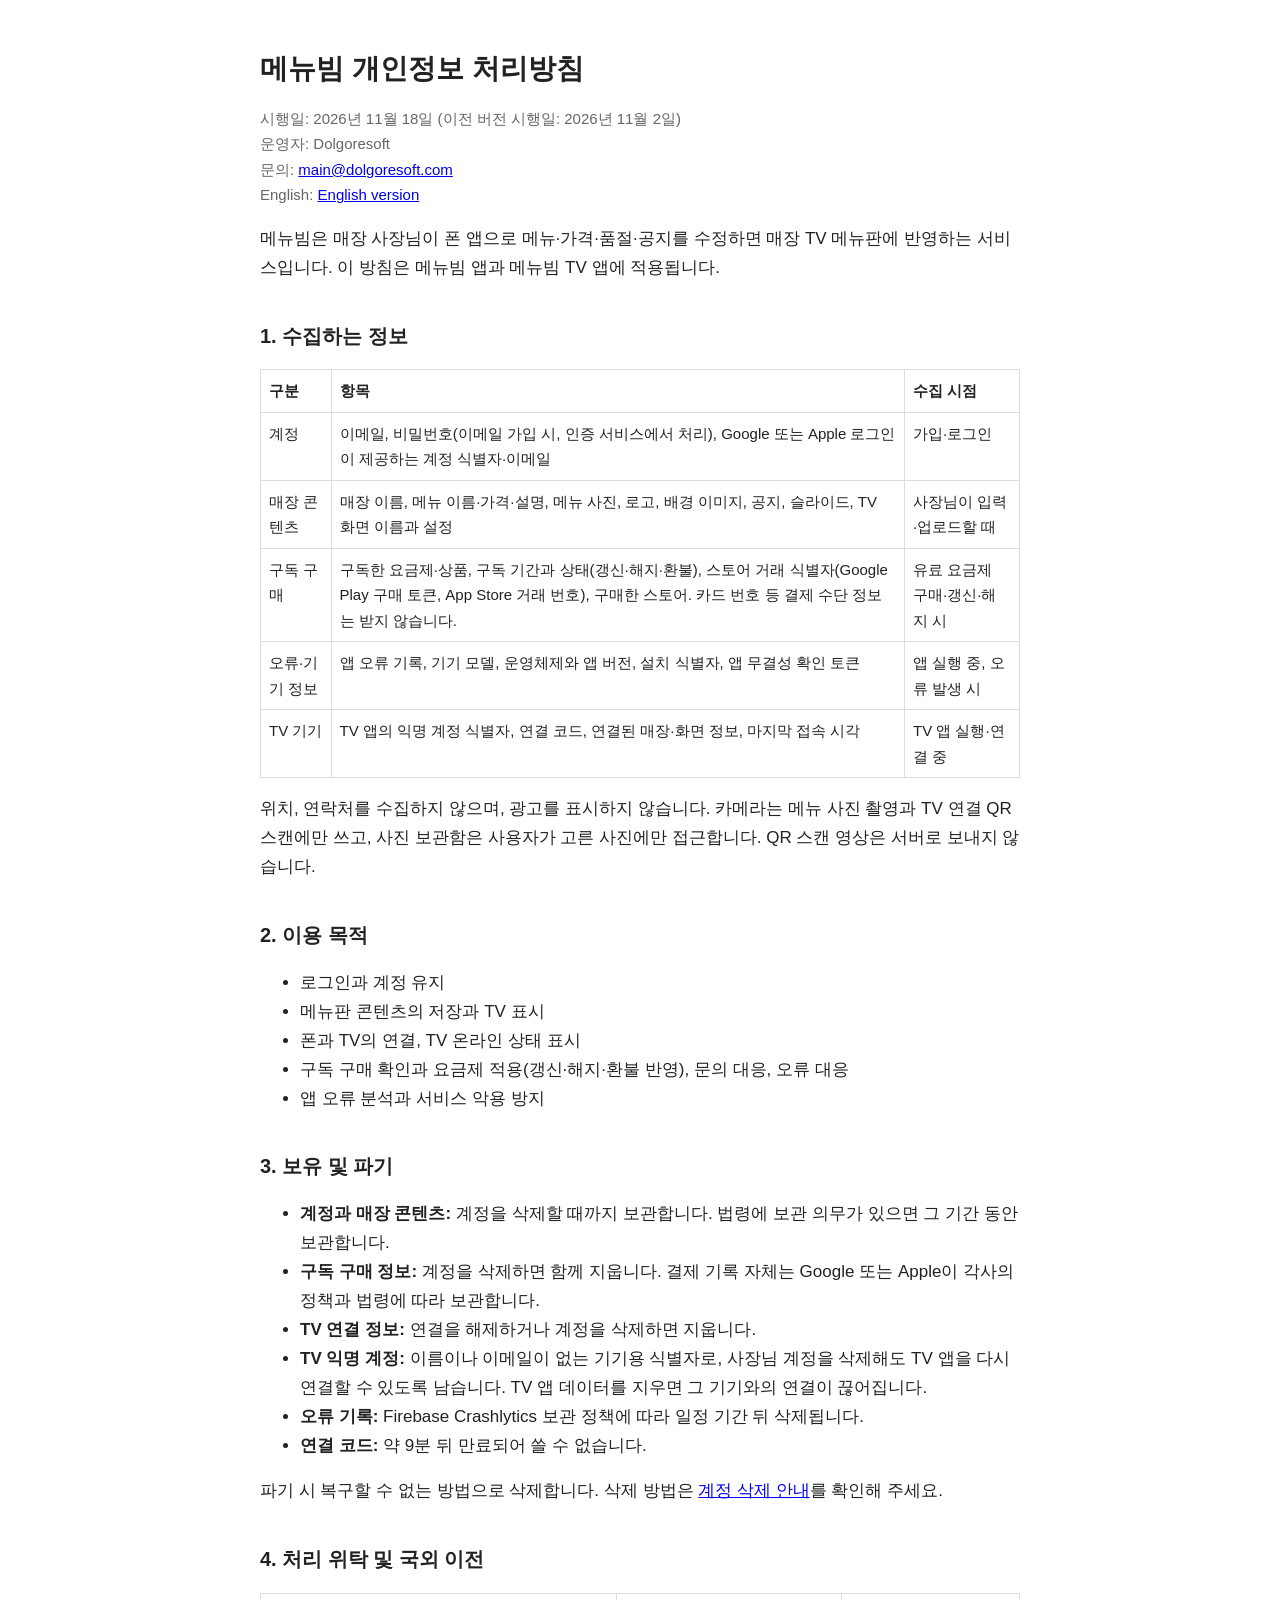
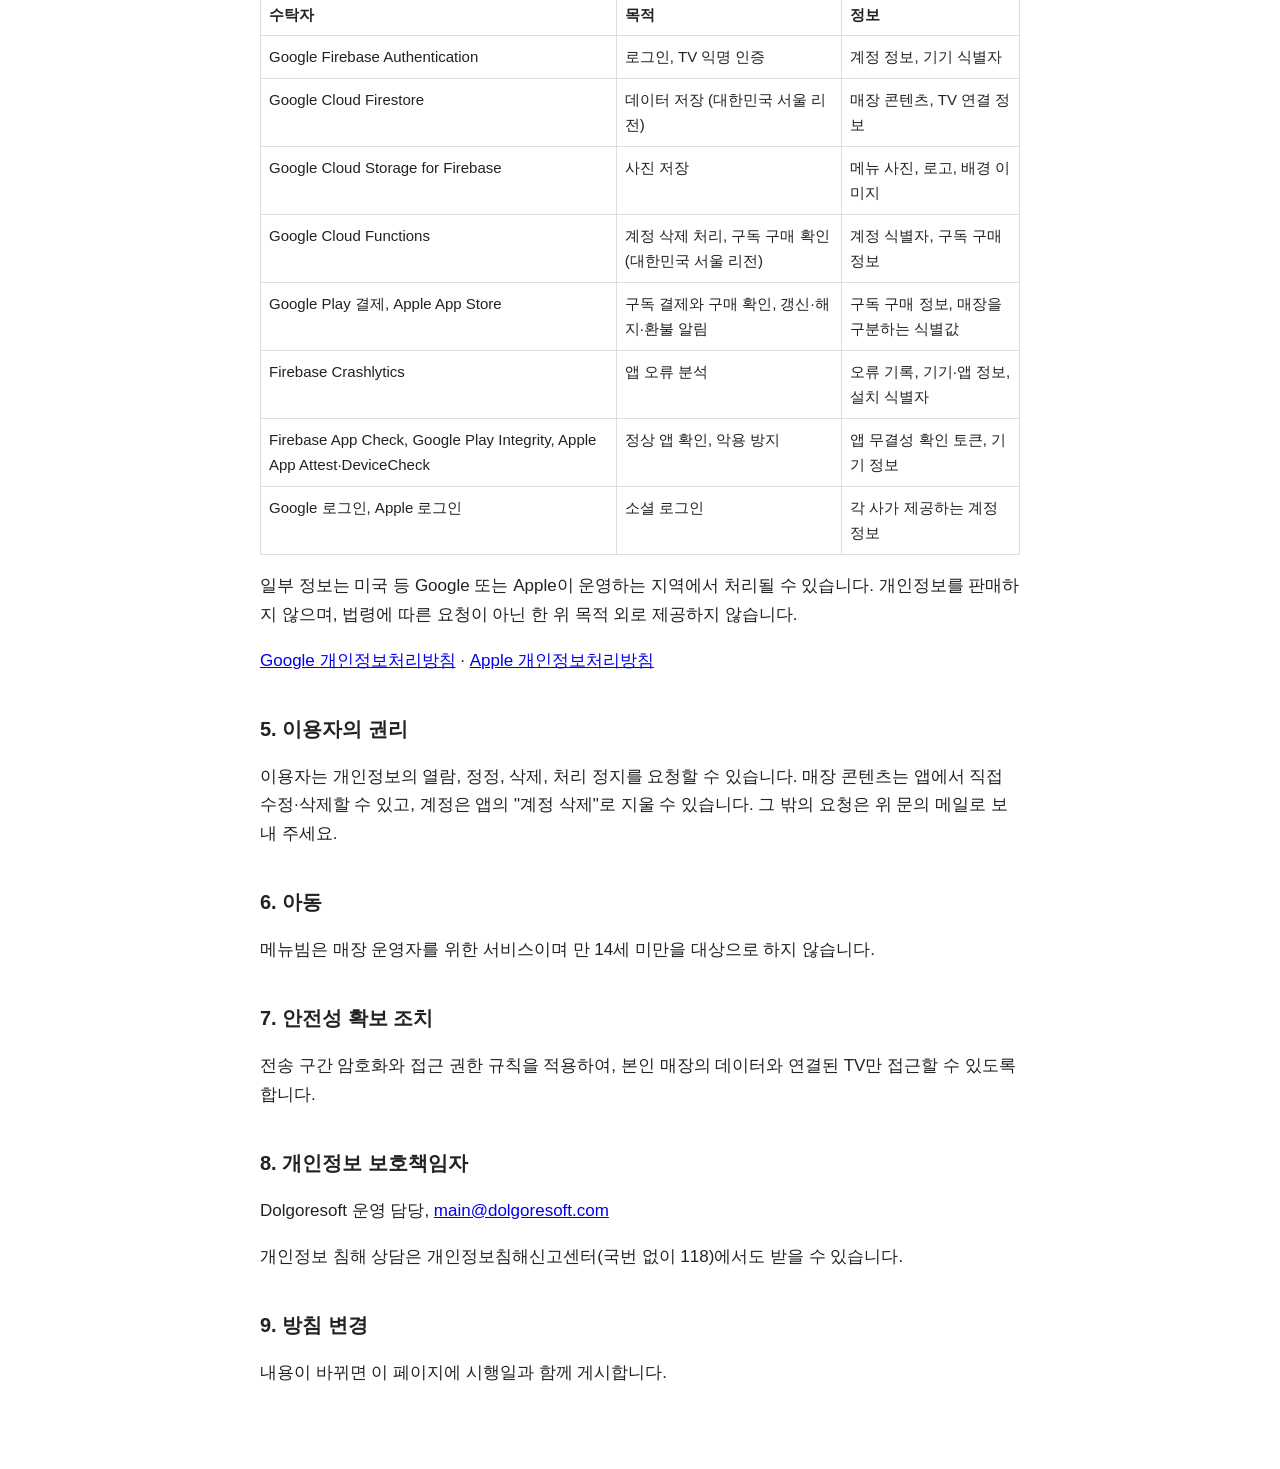
<file: menubeam/privacy.html>
<!doctype html>
<html lang="ko"><head><meta charset="utf-8"><meta name="viewport" content="width=device-width,initial-scale=1">
<title>메뉴빔 개인정보 처리방침</title><style>
:root{color-scheme:light dark;--t:#222;--b:#fff;--l:#ddd;--m:#666}
@media(prefers-color-scheme:dark){:root{--t:#eee;--b:#151515;--l:#444;--m:#aaa}}
body{margin:0;background:var(--b);color:var(--t);font:17px/1.7 -apple-system,BlinkMacSystemFont,"Apple SD Gothic Neo","Noto Sans KR",sans-serif}
main{max-width:760px;margin:auto;padding:32px 16px 64px}h1{font-size:28px;line-height:1.3}h2{font-size:20px;margin-top:36px}
.m{color:var(--m);font-size:15px}table{width:100%;border-collapse:collapse;font-size:15px}th,td{border:1px solid var(--l);padding:8px;text-align:left;vertical-align:top}
</style></head><body><main>
<h1>메뉴빔 개인정보 처리방침</h1>
<p class="m">시행일: 2026년 11월 18일 (이전 버전 시행일: 2026년 11월 2일)<br>운영자: Dolgoresoft<br>문의: <a href="mailto:main@dolgoresoft.com">main@dolgoresoft.com</a><br>English: <a href="en/privacy.html">English version</a></p>
<p>메뉴빔은 매장 사장님이 폰 앱으로 메뉴·가격·품절·공지를 수정하면 매장 TV 메뉴판에 반영하는 서비스입니다. 이 방침은 메뉴빔 앱과 메뉴빔 TV 앱에 적용됩니다.</p>
<h2>1. 수집하는 정보</h2>
<table><tr><th>구분</th><th>항목</th><th>수집 시점</th></tr>
<tr><td>계정</td><td>이메일, 비밀번호(이메일 가입 시, 인증 서비스에서 처리), Google 또는 Apple 로그인이 제공하는 계정 식별자·이메일</td><td>가입·로그인</td></tr>
<tr><td>매장 콘텐츠</td><td>매장 이름, 메뉴 이름·가격·설명, 메뉴 사진, 로고, 배경 이미지, 공지, 슬라이드, TV 화면 이름과 설정</td><td>사장님이 입력·업로드할 때</td></tr>
<tr><td>구독 구매</td><td>구독한 요금제·상품, 구독 기간과 상태(갱신·해지·환불), 스토어 거래 식별자(Google Play 구매 토큰, App Store 거래 번호), 구매한 스토어. 카드 번호 등 결제 수단 정보는 받지 않습니다.</td><td>유료 요금제 구매·갱신·해지 시</td></tr>
<tr><td>오류·기기 정보</td><td>앱 오류 기록, 기기 모델, 운영체제와 앱 버전, 설치 식별자, 앱 무결성 확인 토큰</td><td>앱 실행 중, 오류 발생 시</td></tr>
<tr><td>TV 기기</td><td>TV 앱의 익명 계정 식별자, 연결 코드, 연결된 매장·화면 정보, 마지막 접속 시각</td><td>TV 앱 실행·연결 중</td></tr></table>
<p>위치, 연락처를 수집하지 않으며, 광고를 표시하지 않습니다. 카메라는 메뉴 사진 촬영과 TV 연결 QR 스캔에만 쓰고, 사진 보관함은 사용자가 고른 사진에만 접근합니다. QR 스캔 영상은 서버로 보내지 않습니다.</p>
<h2>2. 이용 목적</h2>
<ul><li>로그인과 계정 유지</li><li>메뉴판 콘텐츠의 저장과 TV 표시</li><li>폰과 TV의 연결, TV 온라인 상태 표시</li><li>구독 구매 확인과 요금제 적용(갱신·해지·환불 반영), 문의 대응, 오류 대응</li><li>앱 오류 분석과 서비스 악용 방지</li></ul>
<h2>3. 보유 및 파기</h2>
<ul><li><b>계정과 매장 콘텐츠:</b> 계정을 삭제할 때까지 보관합니다. 법령에 보관 의무가 있으면 그 기간 동안 보관합니다.</li>
<li><b>구독 구매 정보:</b> 계정을 삭제하면 함께 지웁니다. 결제 기록 자체는 Google 또는 Apple이 각사의 정책과 법령에 따라 보관합니다.</li>
<li><b>TV 연결 정보:</b> 연결을 해제하거나 계정을 삭제하면 지웁니다.</li>
<li><b>TV 익명 계정:</b> 이름이나 이메일이 없는 기기용 식별자로, 사장님 계정을 삭제해도 TV 앱을 다시 연결할 수 있도록 남습니다. TV 앱 데이터를 지우면 그 기기와의 연결이 끊어집니다.</li>
<li><b>오류 기록:</b> Firebase Crashlytics 보관 정책에 따라 일정 기간 뒤 삭제됩니다.</li>
<li><b>연결 코드:</b> 약 9분 뒤 만료되어 쓸 수 없습니다.</li></ul>
<p>파기 시 복구할 수 없는 방법으로 삭제합니다. 삭제 방법은 <a href="delete-account.html">계정 삭제 안내</a>를 확인해 주세요.</p>
<h2>4. 처리 위탁 및 국외 이전</h2>
<table><tr><th>수탁자</th><th>목적</th><th>정보</th></tr>
<tr><td>Google Firebase Authentication</td><td>로그인, TV 익명 인증</td><td>계정 정보, 기기 식별자</td></tr>
<tr><td>Google Cloud Firestore</td><td>데이터 저장 (대한민국 서울 리전)</td><td>매장 콘텐츠, TV 연결 정보</td></tr>
<tr><td>Google Cloud Storage for Firebase</td><td>사진 저장</td><td>메뉴 사진, 로고, 배경 이미지</td></tr>
<tr><td>Google Cloud Functions</td><td>계정 삭제 처리, 구독 구매 확인 (대한민국 서울 리전)</td><td>계정 식별자, 구독 구매 정보</td></tr>
<tr><td>Google Play 결제, Apple App Store</td><td>구독 결제와 구매 확인, 갱신·해지·환불 알림</td><td>구독 구매 정보, 매장을 구분하는 식별값</td></tr>
<tr><td>Firebase Crashlytics</td><td>앱 오류 분석</td><td>오류 기록, 기기·앱 정보, 설치 식별자</td></tr>
<tr><td>Firebase App Check, Google Play Integrity, Apple App Attest·DeviceCheck</td><td>정상 앱 확인, 악용 방지</td><td>앱 무결성 확인 토큰, 기기 정보</td></tr>
<tr><td>Google 로그인, Apple 로그인</td><td>소셜 로그인</td><td>각 사가 제공하는 계정 정보</td></tr></table>
<p>일부 정보는 미국 등 Google 또는 Apple이 운영하는 지역에서 처리될 수 있습니다. 개인정보를 판매하지 않으며, 법령에 따른 요청이 아닌 한 위 목적 외로 제공하지 않습니다.</p>
<p><a href="https://policies.google.com/privacy">Google 개인정보처리방침</a> · <a href="https://www.apple.com/legal/privacy/">Apple 개인정보처리방침</a></p>
<h2>5. 이용자의 권리</h2>
<p>이용자는 개인정보의 열람, 정정, 삭제, 처리 정지를 요청할 수 있습니다. 매장 콘텐츠는 앱에서 직접 수정·삭제할 수 있고, 계정은 앱의 "계정 삭제"로 지울 수 있습니다. 그 밖의 요청은 위 문의 메일로 보내 주세요.</p>
<h2>6. 아동</h2>
<p>메뉴빔은 매장 운영자를 위한 서비스이며 만 14세 미만을 대상으로 하지 않습니다.</p>
<h2>7. 안전성 확보 조치</h2>
<p>전송 구간 암호화와 접근 권한 규칙을 적용하여, 본인 매장의 데이터와 연결된 TV만 접근할 수 있도록 합니다.</p>
<h2>8. 개인정보 보호책임자</h2>
<p>Dolgoresoft 운영 담당, <a href="mailto:main@dolgoresoft.com">main@dolgoresoft.com</a></p>
<p>개인정보 침해 상담은 개인정보침해신고센터(국번 없이 118)에서도 받을 수 있습니다.</p>
<h2>9. 방침 변경</h2>
<p>내용이 바뀌면 이 페이지에 시행일과 함께 게시합니다.</p>
</main></body></html>
</file>
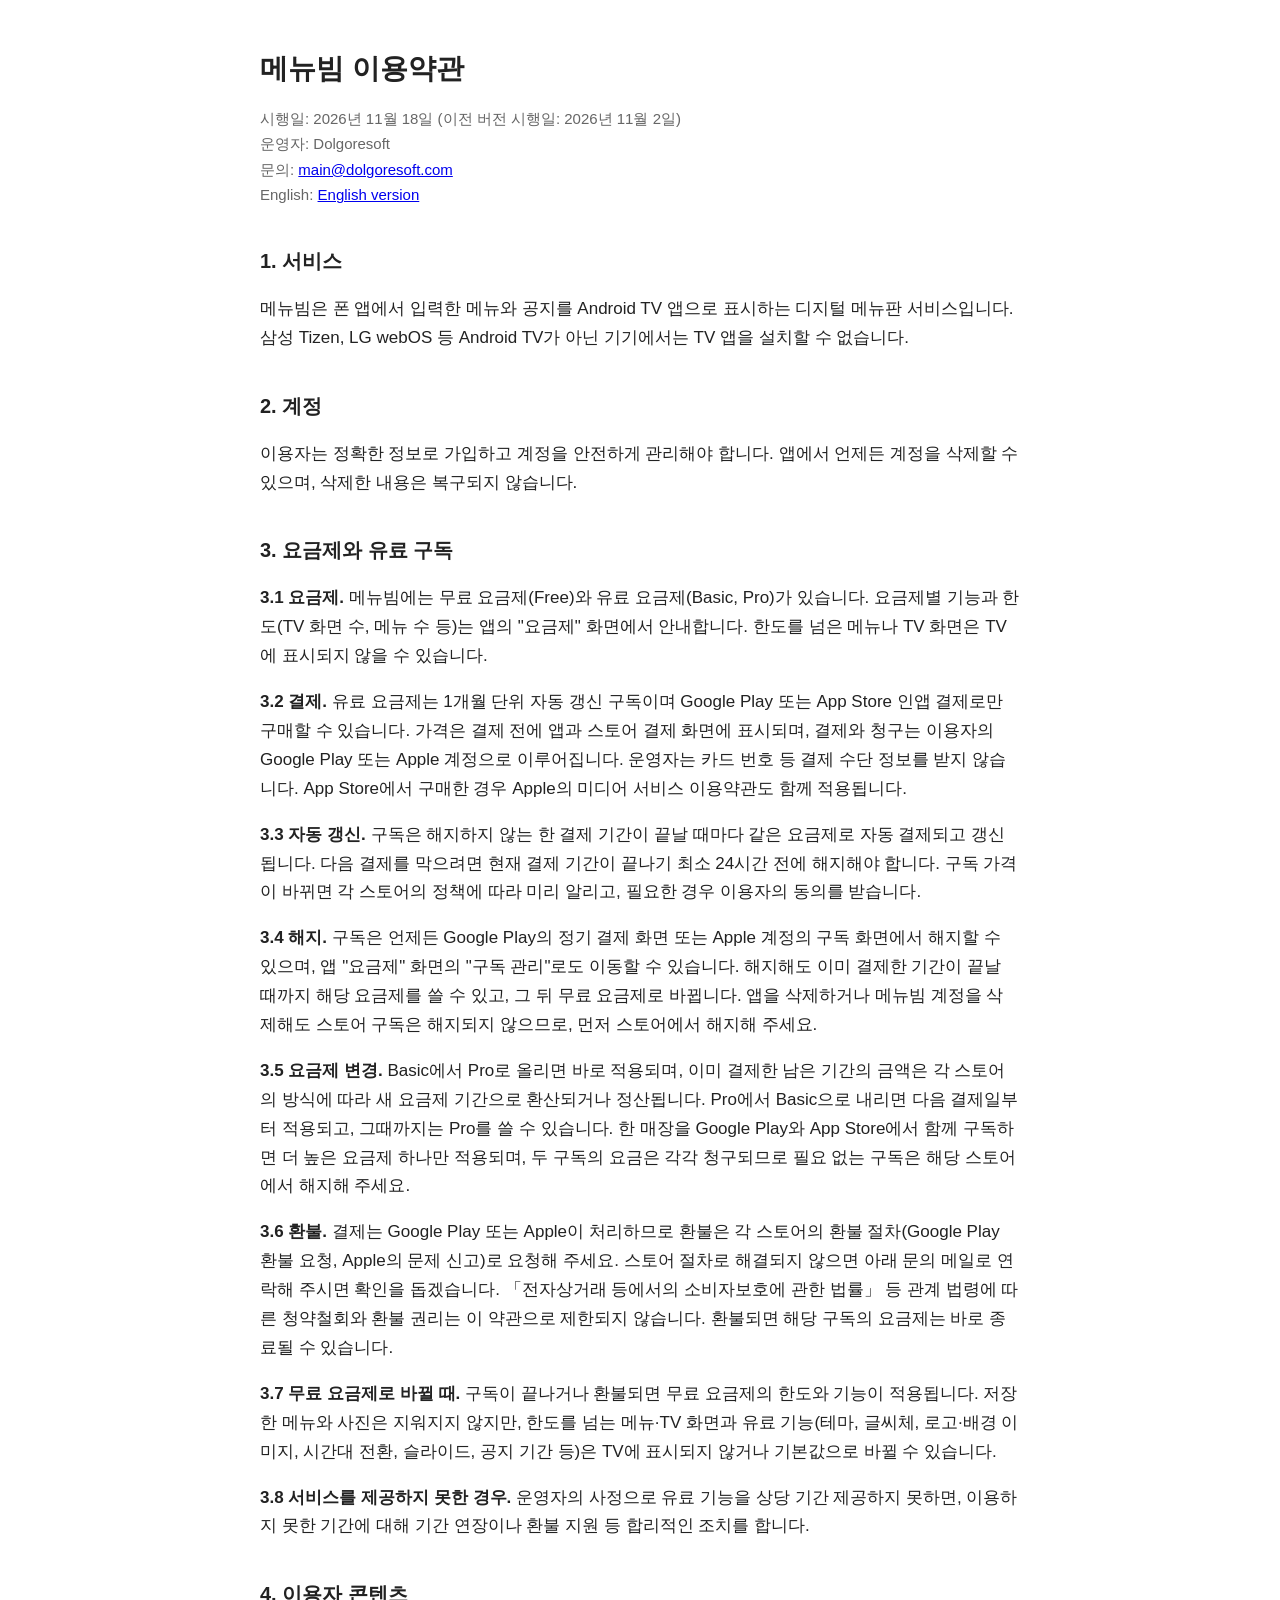
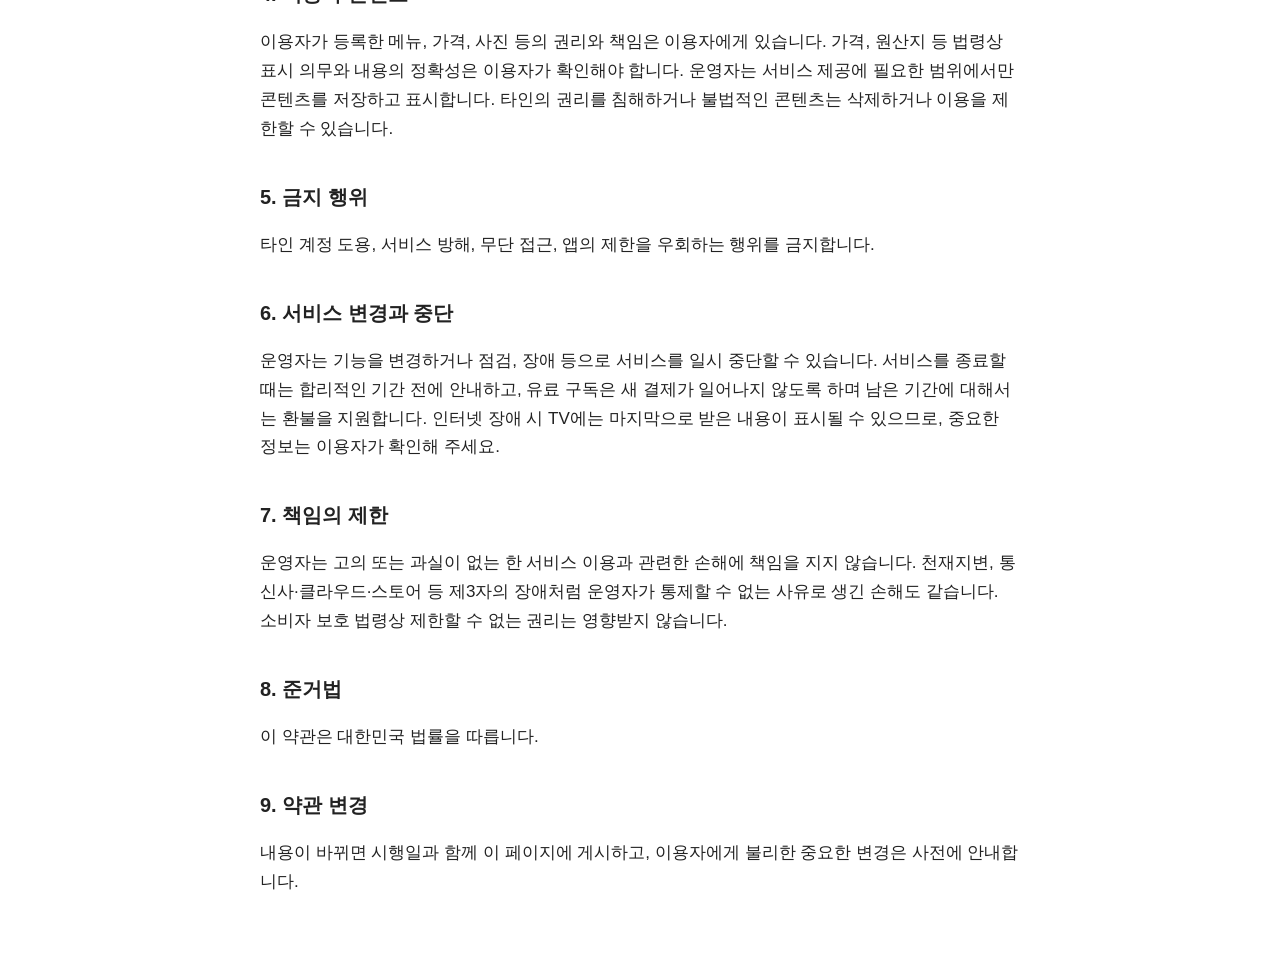
<file: menubeam/terms.html>
<!doctype html>
<html lang="ko"><head><meta charset="utf-8"><meta name="viewport" content="width=device-width,initial-scale=1">
<title>메뉴빔 이용약관</title><style>
:root{color-scheme:light dark;--t:#222;--b:#fff;--l:#ddd;--m:#666}
@media(prefers-color-scheme:dark){:root{--t:#eee;--b:#151515;--l:#444;--m:#aaa}}
body{margin:0;background:var(--b);color:var(--t);font:17px/1.7 -apple-system,BlinkMacSystemFont,"Apple SD Gothic Neo","Noto Sans KR",sans-serif}
main{max-width:760px;margin:auto;padding:32px 16px 64px}h1{font-size:28px;line-height:1.3}h2{font-size:20px;margin-top:36px}
.m{color:var(--m);font-size:15px}table{width:100%;border-collapse:collapse;font-size:15px}th,td{border:1px solid var(--l);padding:8px;text-align:left;vertical-align:top}
</style></head><body><main>
<h1>메뉴빔 이용약관</h1>
<p class="m">시행일: 2026년 11월 18일 (이전 버전 시행일: 2026년 11월 2일)<br>운영자: Dolgoresoft<br>문의: <a href="mailto:main@dolgoresoft.com">main@dolgoresoft.com</a><br>English: <a href="en/terms.html">English version</a></p>
<h2>1. 서비스</h2><p>메뉴빔은 폰 앱에서 입력한 메뉴와 공지를 Android TV 앱으로 표시하는 디지털 메뉴판 서비스입니다. 삼성 Tizen, LG webOS 등 Android TV가 아닌 기기에서는 TV 앱을 설치할 수 없습니다.</p>
<h2>2. 계정</h2><p>이용자는 정확한 정보로 가입하고 계정을 안전하게 관리해야 합니다. 앱에서 언제든 계정을 삭제할 수 있으며, 삭제한 내용은 복구되지 않습니다.</p>
<h2>3. 요금제와 유료 구독</h2>
<p><b>3.1 요금제.</b> 메뉴빔에는 무료 요금제(Free)와 유료 요금제(Basic, Pro)가 있습니다. 요금제별 기능과 한도(TV 화면 수, 메뉴 수 등)는 앱의 "요금제" 화면에서 안내합니다. 한도를 넘은 메뉴나 TV 화면은 TV에 표시되지 않을 수 있습니다.</p>
<p><b>3.2 결제.</b> 유료 요금제는 1개월 단위 자동 갱신 구독이며 Google Play 또는 App Store 인앱 결제로만 구매할 수 있습니다. 가격은 결제 전에 앱과 스토어 결제 화면에 표시되며, 결제와 청구는 이용자의 Google Play 또는 Apple 계정으로 이루어집니다. 운영자는 카드 번호 등 결제 수단 정보를 받지 않습니다. App Store에서 구매한 경우 Apple의 미디어 서비스 이용약관도 함께 적용됩니다.</p>
<p><b>3.3 자동 갱신.</b> 구독은 해지하지 않는 한 결제 기간이 끝날 때마다 같은 요금제로 자동 결제되고 갱신됩니다. 다음 결제를 막으려면 현재 결제 기간이 끝나기 최소 24시간 전에 해지해야 합니다. 구독 가격이 바뀌면 각 스토어의 정책에 따라 미리 알리고, 필요한 경우 이용자의 동의를 받습니다.</p>
<p><b>3.4 해지.</b> 구독은 언제든 Google Play의 정기 결제 화면 또는 Apple 계정의 구독 화면에서 해지할 수 있으며, 앱 "요금제" 화면의 "구독 관리"로도 이동할 수 있습니다. 해지해도 이미 결제한 기간이 끝날 때까지 해당 요금제를 쓸 수 있고, 그 뒤 무료 요금제로 바뀝니다. 앱을 삭제하거나 메뉴빔 계정을 삭제해도 스토어 구독은 해지되지 않으므로, 먼저 스토어에서 해지해 주세요.</p>
<p><b>3.5 요금제 변경.</b> Basic에서 Pro로 올리면 바로 적용되며, 이미 결제한 남은 기간의 금액은 각 스토어의 방식에 따라 새 요금제 기간으로 환산되거나 정산됩니다. Pro에서 Basic으로 내리면 다음 결제일부터 적용되고, 그때까지는 Pro를 쓸 수 있습니다. 한 매장을 Google Play와 App Store에서 함께 구독하면 더 높은 요금제 하나만 적용되며, 두 구독의 요금은 각각 청구되므로 필요 없는 구독은 해당 스토어에서 해지해 주세요.</p>
<p><b>3.6 환불.</b> 결제는 Google Play 또는 Apple이 처리하므로 환불은 각 스토어의 환불 절차(Google Play 환불 요청, Apple의 문제 신고)로 요청해 주세요. 스토어 절차로 해결되지 않으면 아래 문의 메일로 연락해 주시면 확인을 돕겠습니다. 「전자상거래 등에서의 소비자보호에 관한 법률」 등 관계 법령에 따른 청약철회와 환불 권리는 이 약관으로 제한되지 않습니다. 환불되면 해당 구독의 요금제는 바로 종료될 수 있습니다.</p>
<p><b>3.7 무료 요금제로 바뀔 때.</b> 구독이 끝나거나 환불되면 무료 요금제의 한도와 기능이 적용됩니다. 저장한 메뉴와 사진은 지워지지 않지만, 한도를 넘는 메뉴·TV 화면과 유료 기능(테마, 글씨체, 로고·배경 이미지, 시간대 전환, 슬라이드, 공지 기간 등)은 TV에 표시되지 않거나 기본값으로 바뀔 수 있습니다.</p>
<p><b>3.8 서비스를 제공하지 못한 경우.</b> 운영자의 사정으로 유료 기능을 상당 기간 제공하지 못하면, 이용하지 못한 기간에 대해 기간 연장이나 환불 지원 등 합리적인 조치를 합니다.</p>
<h2>4. 이용자 콘텐츠</h2><p>이용자가 등록한 메뉴, 가격, 사진 등의 권리와 책임은 이용자에게 있습니다. 가격, 원산지 등 법령상 표시 의무와 내용의 정확성은 이용자가 확인해야 합니다. 운영자는 서비스 제공에 필요한 범위에서만 콘텐츠를 저장하고 표시합니다. 타인의 권리를 침해하거나 불법적인 콘텐츠는 삭제하거나 이용을 제한할 수 있습니다.</p>
<h2>5. 금지 행위</h2><p>타인 계정 도용, 서비스 방해, 무단 접근, 앱의 제한을 우회하는 행위를 금지합니다.</p>
<h2>6. 서비스 변경과 중단</h2><p>운영자는 기능을 변경하거나 점검, 장애 등으로 서비스를 일시 중단할 수 있습니다. 서비스를 종료할 때는 합리적인 기간 전에 안내하고, 유료 구독은 새 결제가 일어나지 않도록 하며 남은 기간에 대해서는 환불을 지원합니다. 인터넷 장애 시 TV에는 마지막으로 받은 내용이 표시될 수 있으므로, 중요한 정보는 이용자가 확인해 주세요.</p>
<h2>7. 책임의 제한</h2><p>운영자는 고의 또는 과실이 없는 한 서비스 이용과 관련한 손해에 책임을 지지 않습니다. 천재지변, 통신사·클라우드·스토어 등 제3자의 장애처럼 운영자가 통제할 수 없는 사유로 생긴 손해도 같습니다. 소비자 보호 법령상 제한할 수 없는 권리는 영향받지 않습니다.</p>
<h2>8. 준거법</h2><p>이 약관은 대한민국 법률을 따릅니다.</p>
<h2>9. 약관 변경</h2><p>내용이 바뀌면 시행일과 함께 이 페이지에 게시하고, 이용자에게 불리한 중요한 변경은 사전에 안내합니다.</p>
</main></body></html>
</file>
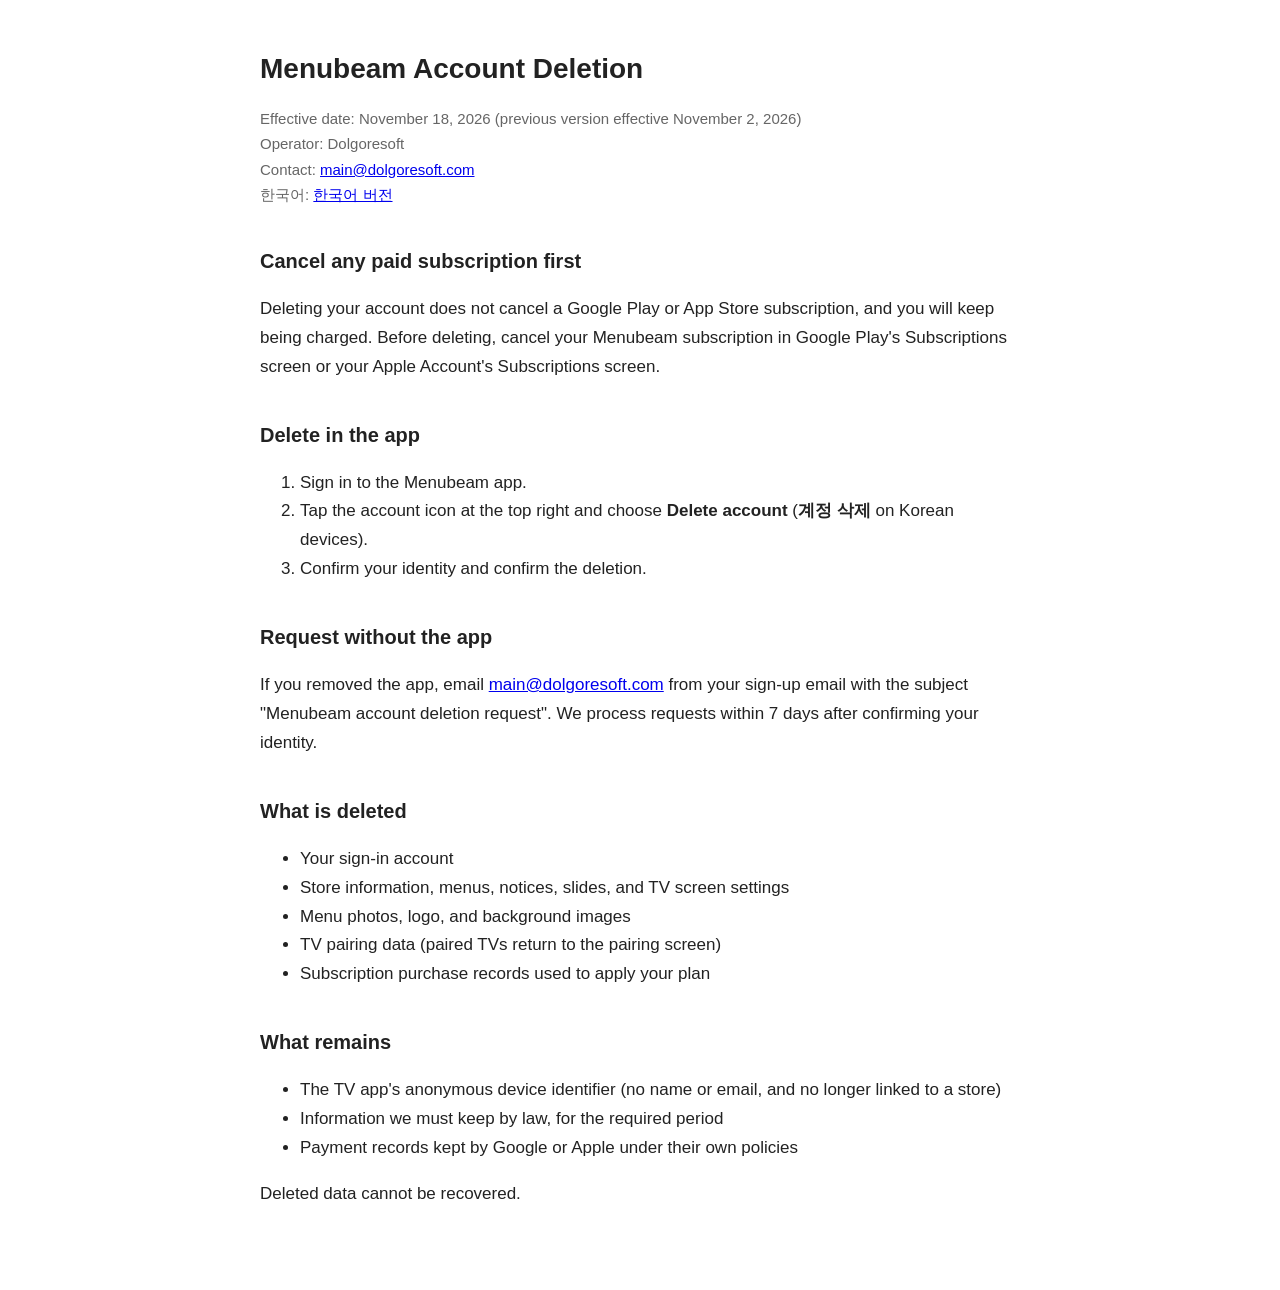
<file: menubeam/en/delete-account.html>
<!doctype html>
<html lang="en"><head><meta charset="utf-8"><meta name="viewport" content="width=device-width,initial-scale=1">
<title>Menubeam Account Deletion</title><style>
:root{color-scheme:light dark;--t:#222;--b:#fff;--l:#ddd;--m:#666}
@media(prefers-color-scheme:dark){:root{--t:#eee;--b:#151515;--l:#444;--m:#aaa}}
body{margin:0;background:var(--b);color:var(--t);font:17px/1.7 -apple-system,BlinkMacSystemFont,"Apple SD Gothic Neo","Noto Sans KR",sans-serif}
main{max-width:760px;margin:auto;padding:32px 16px 64px}h1{font-size:28px;line-height:1.3}h2{font-size:20px;margin-top:36px}
.m{color:var(--m);font-size:15px}table{width:100%;border-collapse:collapse;font-size:15px}th,td{border:1px solid var(--l);padding:8px;text-align:left;vertical-align:top}
</style></head><body><main>
<h1>Menubeam Account Deletion</h1>
<p class="m">Effective date: November 18, 2026 (previous version effective November 2, 2026)<br>Operator: Dolgoresoft<br>Contact: <a href="mailto:main@dolgoresoft.com">main@dolgoresoft.com</a><br>한국어: <a href="../delete-account.html">한국어 버전</a></p>
<h2>Cancel any paid subscription first</h2>
<p>Deleting your account does not cancel a Google Play or App Store subscription, and you will keep being charged. Before deleting, cancel your Menubeam subscription in Google Play's Subscriptions screen or your Apple Account's Subscriptions screen.</p>
<h2>Delete in the app</h2>
<ol><li>Sign in to the Menubeam app.</li><li>Tap the account icon at the top right and choose <b>Delete account</b> (<b>계정 삭제</b> on Korean devices).</li><li>Confirm your identity and confirm the deletion.</li></ol>
<h2>Request without the app</h2>
<p>If you removed the app, email <a href="mailto:main@dolgoresoft.com?subject=Menubeam%20account%20deletion%20request">main@dolgoresoft.com</a> from your sign-up email with the subject "Menubeam account deletion request". We process requests within 7 days after confirming your identity.</p>
<h2>What is deleted</h2>
<ul><li>Your sign-in account</li><li>Store information, menus, notices, slides, and TV screen settings</li><li>Menu photos, logo, and background images</li><li>TV pairing data (paired TVs return to the pairing screen)</li><li>Subscription purchase records used to apply your plan</li></ul>
<h2>What remains</h2>
<ul><li>The TV app's anonymous device identifier (no name or email, and no longer linked to a store)</li><li>Information we must keep by law, for the required period</li><li>Payment records kept by Google or Apple under their own policies</li></ul>
<p>Deleted data cannot be recovered.</p>
</main></body></html>
</file>
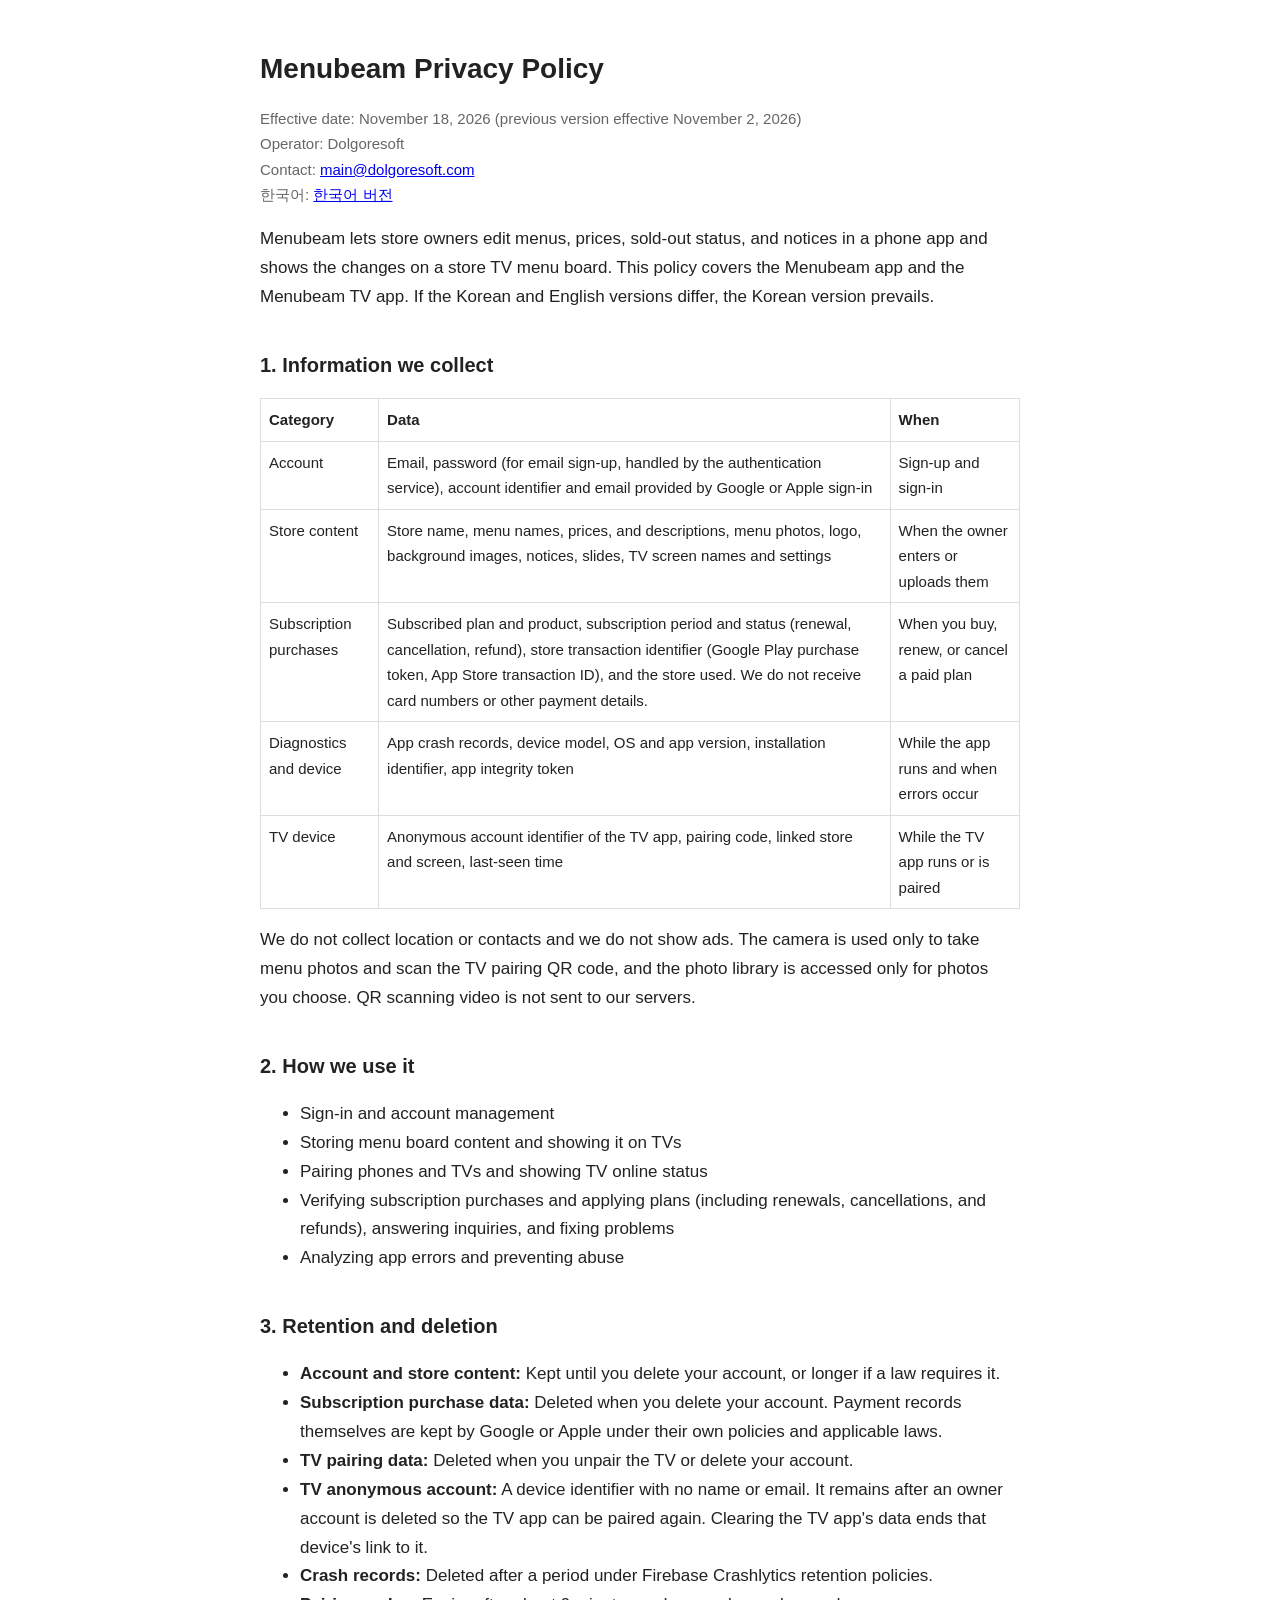
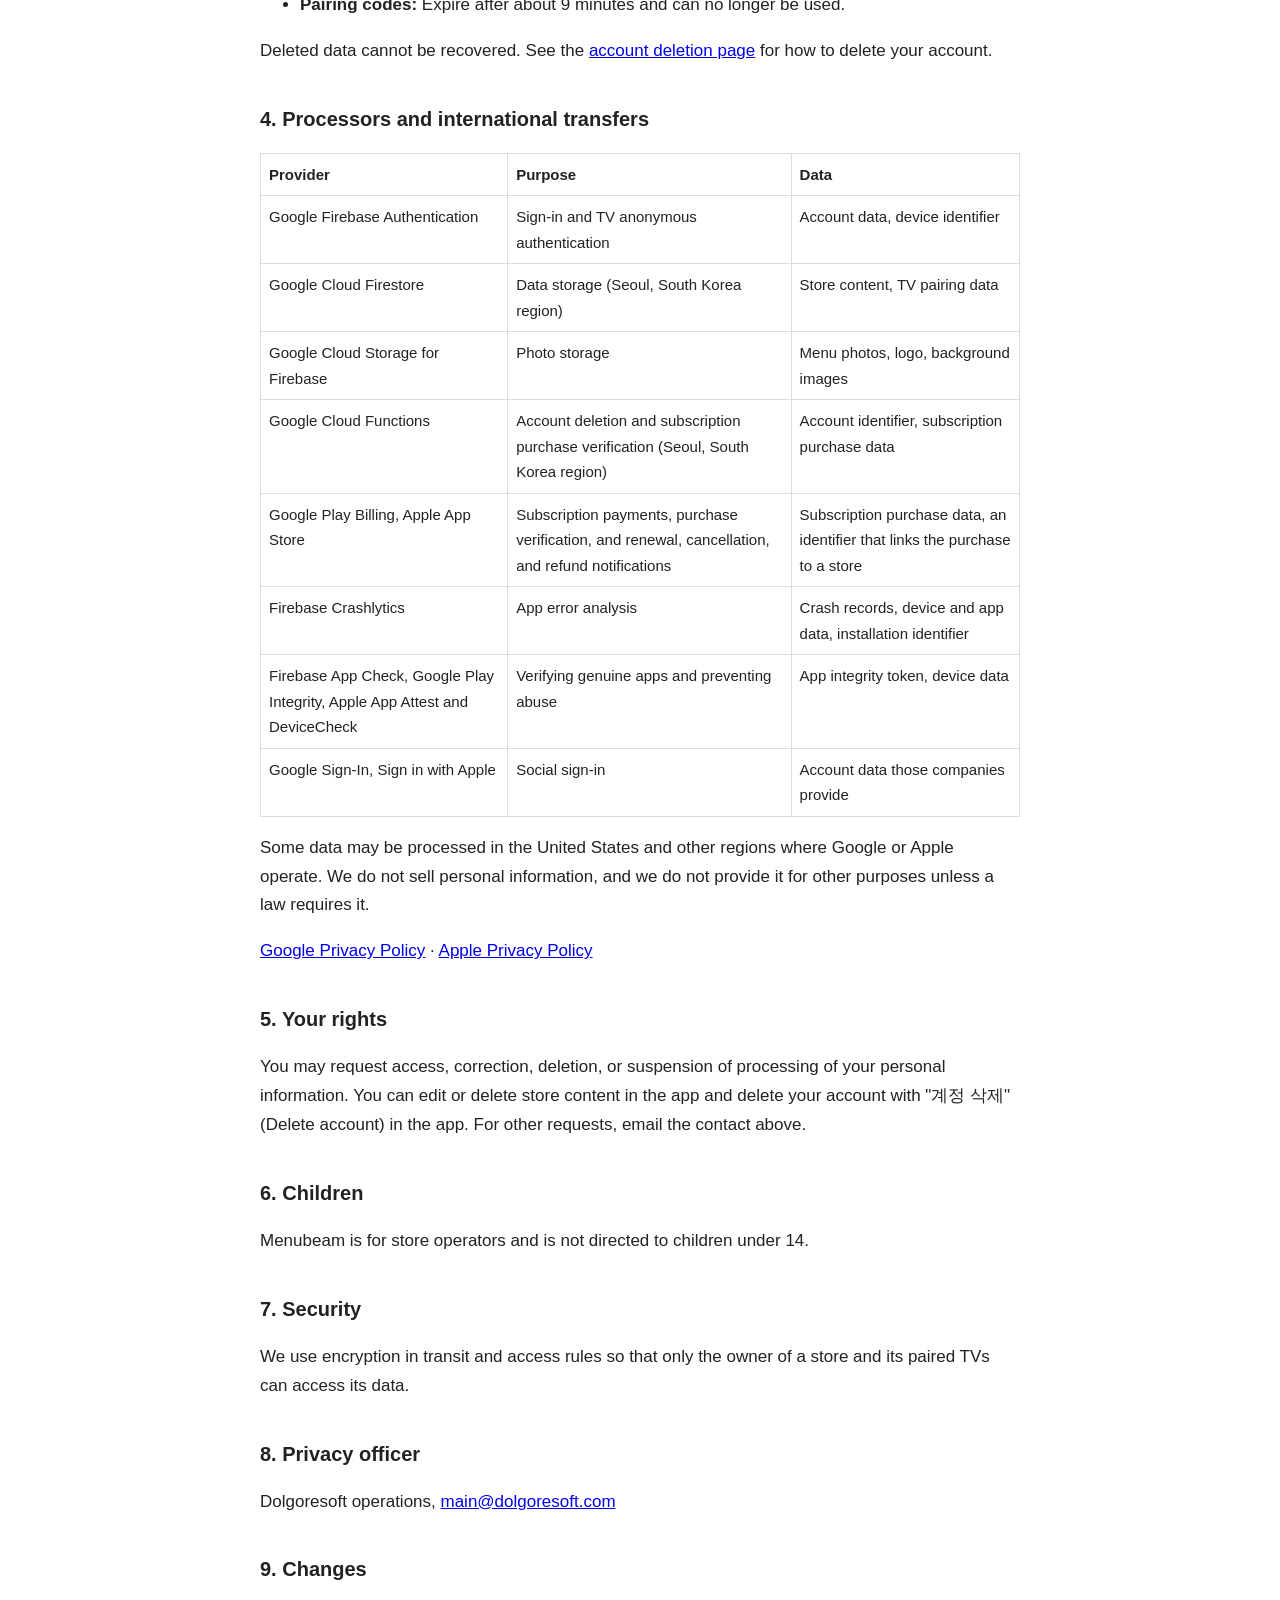
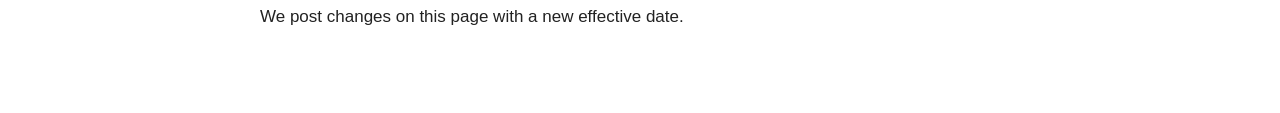
<file: menubeam/en/privacy.html>
<!doctype html>
<html lang="en"><head><meta charset="utf-8"><meta name="viewport" content="width=device-width,initial-scale=1">
<title>Menubeam Privacy Policy</title><style>
:root{color-scheme:light dark;--t:#222;--b:#fff;--l:#ddd;--m:#666}
@media(prefers-color-scheme:dark){:root{--t:#eee;--b:#151515;--l:#444;--m:#aaa}}
body{margin:0;background:var(--b);color:var(--t);font:17px/1.7 -apple-system,BlinkMacSystemFont,"Apple SD Gothic Neo","Noto Sans KR",sans-serif}
main{max-width:760px;margin:auto;padding:32px 16px 64px}h1{font-size:28px;line-height:1.3}h2{font-size:20px;margin-top:36px}
.m{color:var(--m);font-size:15px}table{width:100%;border-collapse:collapse;font-size:15px}th,td{border:1px solid var(--l);padding:8px;text-align:left;vertical-align:top}
</style></head><body><main>
<h1>Menubeam Privacy Policy</h1>
<p class="m">Effective date: November 18, 2026 (previous version effective November 2, 2026)<br>Operator: Dolgoresoft<br>Contact: <a href="mailto:main@dolgoresoft.com">main@dolgoresoft.com</a><br>한국어: <a href="../privacy.html">한국어 버전</a></p>
<p>Menubeam lets store owners edit menus, prices, sold-out status, and notices in a phone app and shows the changes on a store TV menu board. This policy covers the Menubeam app and the Menubeam TV app. If the Korean and English versions differ, the Korean version prevails.</p>
<h2>1. Information we collect</h2>
<table><tr><th>Category</th><th>Data</th><th>When</th></tr>
<tr><td>Account</td><td>Email, password (for email sign-up, handled by the authentication service), account identifier and email provided by Google or Apple sign-in</td><td>Sign-up and sign-in</td></tr>
<tr><td>Store content</td><td>Store name, menu names, prices, and descriptions, menu photos, logo, background images, notices, slides, TV screen names and settings</td><td>When the owner enters or uploads them</td></tr>
<tr><td>Subscription purchases</td><td>Subscribed plan and product, subscription period and status (renewal, cancellation, refund), store transaction identifier (Google Play purchase token, App Store transaction ID), and the store used. We do not receive card numbers or other payment details.</td><td>When you buy, renew, or cancel a paid plan</td></tr>
<tr><td>Diagnostics and device</td><td>App crash records, device model, OS and app version, installation identifier, app integrity token</td><td>While the app runs and when errors occur</td></tr>
<tr><td>TV device</td><td>Anonymous account identifier of the TV app, pairing code, linked store and screen, last-seen time</td><td>While the TV app runs or is paired</td></tr></table>
<p>We do not collect location or contacts and we do not show ads. The camera is used only to take menu photos and scan the TV pairing QR code, and the photo library is accessed only for photos you choose. QR scanning video is not sent to our servers.</p>
<h2>2. How we use it</h2>
<ul><li>Sign-in and account management</li><li>Storing menu board content and showing it on TVs</li><li>Pairing phones and TVs and showing TV online status</li><li>Verifying subscription purchases and applying plans (including renewals, cancellations, and refunds), answering inquiries, and fixing problems</li><li>Analyzing app errors and preventing abuse</li></ul>
<h2>3. Retention and deletion</h2>
<ul><li><b>Account and store content:</b> Kept until you delete your account, or longer if a law requires it.</li>
<li><b>Subscription purchase data:</b> Deleted when you delete your account. Payment records themselves are kept by Google or Apple under their own policies and applicable laws.</li>
<li><b>TV pairing data:</b> Deleted when you unpair the TV or delete your account.</li>
<li><b>TV anonymous account:</b> A device identifier with no name or email. It remains after an owner account is deleted so the TV app can be paired again. Clearing the TV app's data ends that device's link to it.</li>
<li><b>Crash records:</b> Deleted after a period under Firebase Crashlytics retention policies.</li>
<li><b>Pairing codes:</b> Expire after about 9 minutes and can no longer be used.</li></ul>
<p>Deleted data cannot be recovered. See the <a href="delete-account.html">account deletion page</a> for how to delete your account.</p>
<h2>4. Processors and international transfers</h2>
<table><tr><th>Provider</th><th>Purpose</th><th>Data</th></tr>
<tr><td>Google Firebase Authentication</td><td>Sign-in and TV anonymous authentication</td><td>Account data, device identifier</td></tr>
<tr><td>Google Cloud Firestore</td><td>Data storage (Seoul, South Korea region)</td><td>Store content, TV pairing data</td></tr>
<tr><td>Google Cloud Storage for Firebase</td><td>Photo storage</td><td>Menu photos, logo, background images</td></tr>
<tr><td>Google Cloud Functions</td><td>Account deletion and subscription purchase verification (Seoul, South Korea region)</td><td>Account identifier, subscription purchase data</td></tr>
<tr><td>Google Play Billing, Apple App Store</td><td>Subscription payments, purchase verification, and renewal, cancellation, and refund notifications</td><td>Subscription purchase data, an identifier that links the purchase to a store</td></tr>
<tr><td>Firebase Crashlytics</td><td>App error analysis</td><td>Crash records, device and app data, installation identifier</td></tr>
<tr><td>Firebase App Check, Google Play Integrity, Apple App Attest and DeviceCheck</td><td>Verifying genuine apps and preventing abuse</td><td>App integrity token, device data</td></tr>
<tr><td>Google Sign-In, Sign in with Apple</td><td>Social sign-in</td><td>Account data those companies provide</td></tr></table>
<p>Some data may be processed in the United States and other regions where Google or Apple operate. We do not sell personal information, and we do not provide it for other purposes unless a law requires it.</p>
<p><a href="https://policies.google.com/privacy">Google Privacy Policy</a> · <a href="https://www.apple.com/legal/privacy/">Apple Privacy Policy</a></p>
<h2>5. Your rights</h2>
<p>You may request access, correction, deletion, or suspension of processing of your personal information. You can edit or delete store content in the app and delete your account with "계정 삭제" (Delete account) in the app. For other requests, email the contact above.</p>
<h2>6. Children</h2>
<p>Menubeam is for store operators and is not directed to children under 14.</p>
<h2>7. Security</h2>
<p>We use encryption in transit and access rules so that only the owner of a store and its paired TVs can access its data.</p>
<h2>8. Privacy officer</h2>
<p>Dolgoresoft operations, <a href="mailto:main@dolgoresoft.com">main@dolgoresoft.com</a></p>
<h2>9. Changes</h2>
<p>We post changes on this page with a new effective date.</p>
</main></body></html>
</file>
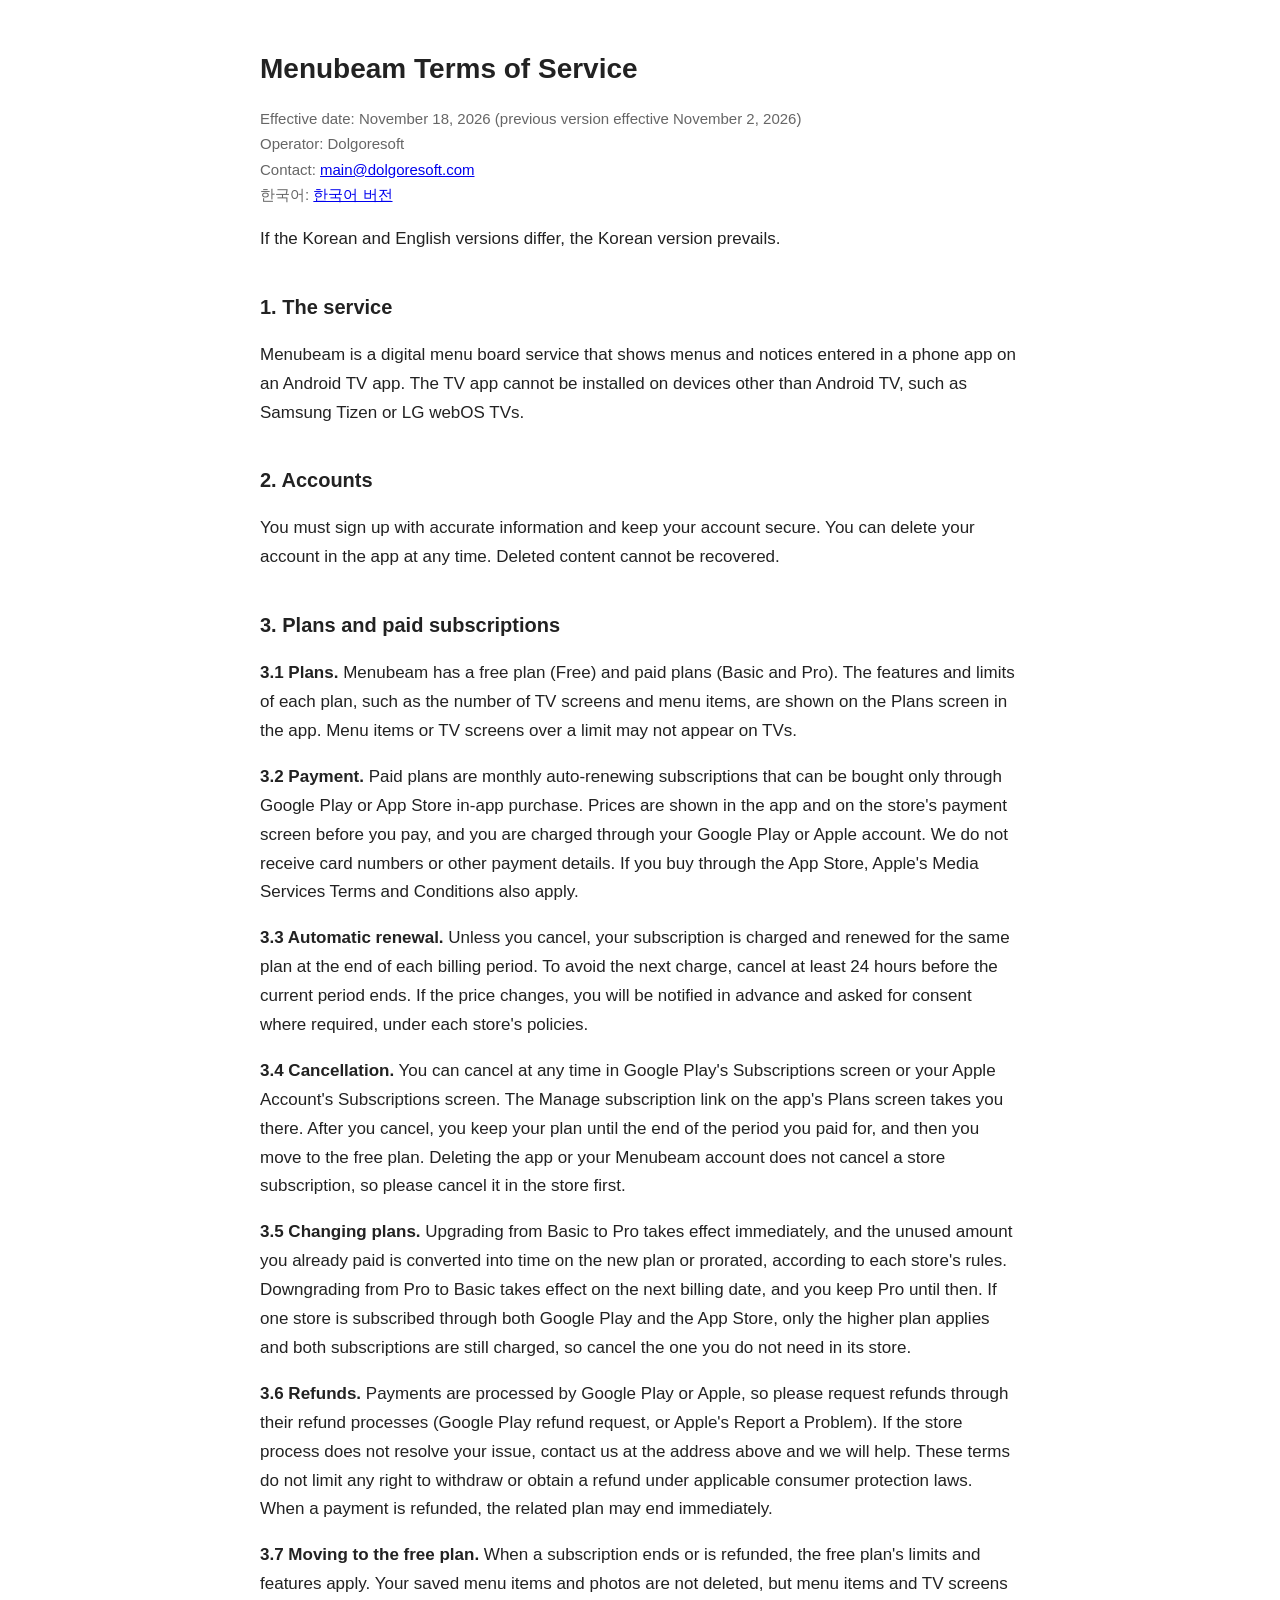
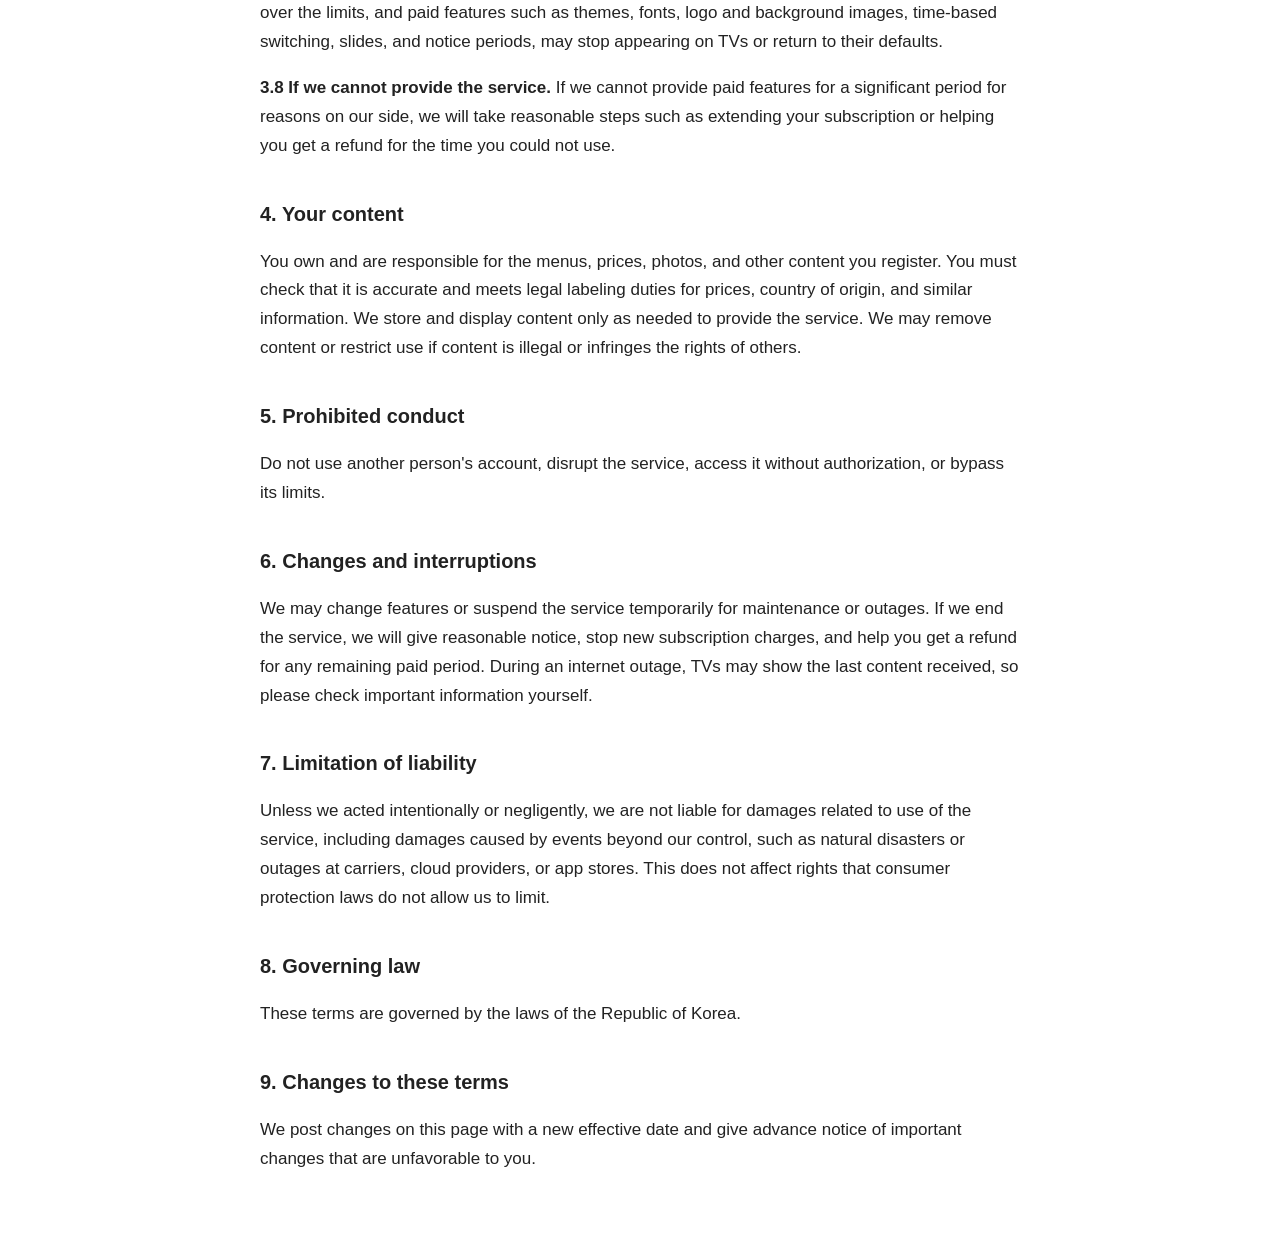
<file: menubeam/en/terms.html>
<!doctype html>
<html lang="en"><head><meta charset="utf-8"><meta name="viewport" content="width=device-width,initial-scale=1">
<title>Menubeam Terms of Service</title><style>
:root{color-scheme:light dark;--t:#222;--b:#fff;--l:#ddd;--m:#666}
@media(prefers-color-scheme:dark){:root{--t:#eee;--b:#151515;--l:#444;--m:#aaa}}
body{margin:0;background:var(--b);color:var(--t);font:17px/1.7 -apple-system,BlinkMacSystemFont,"Apple SD Gothic Neo","Noto Sans KR",sans-serif}
main{max-width:760px;margin:auto;padding:32px 16px 64px}h1{font-size:28px;line-height:1.3}h2{font-size:20px;margin-top:36px}
.m{color:var(--m);font-size:15px}table{width:100%;border-collapse:collapse;font-size:15px}th,td{border:1px solid var(--l);padding:8px;text-align:left;vertical-align:top}
</style></head><body><main>
<h1>Menubeam Terms of Service</h1>
<p class="m">Effective date: November 18, 2026 (previous version effective November 2, 2026)<br>Operator: Dolgoresoft<br>Contact: <a href="mailto:main@dolgoresoft.com">main@dolgoresoft.com</a><br>한국어: <a href="../terms.html">한국어 버전</a></p>
<p>If the Korean and English versions differ, the Korean version prevails.</p>
<h2>1. The service</h2><p>Menubeam is a digital menu board service that shows menus and notices entered in a phone app on an Android TV app. The TV app cannot be installed on devices other than Android TV, such as Samsung Tizen or LG webOS TVs.</p>
<h2>2. Accounts</h2><p>You must sign up with accurate information and keep your account secure. You can delete your account in the app at any time. Deleted content cannot be recovered.</p>
<h2>3. Plans and paid subscriptions</h2>
<p><b>3.1 Plans.</b> Menubeam has a free plan (Free) and paid plans (Basic and Pro). The features and limits of each plan, such as the number of TV screens and menu items, are shown on the Plans screen in the app. Menu items or TV screens over a limit may not appear on TVs.</p>
<p><b>3.2 Payment.</b> Paid plans are monthly auto-renewing subscriptions that can be bought only through Google Play or App Store in-app purchase. Prices are shown in the app and on the store's payment screen before you pay, and you are charged through your Google Play or Apple account. We do not receive card numbers or other payment details. If you buy through the App Store, Apple's Media Services Terms and Conditions also apply.</p>
<p><b>3.3 Automatic renewal.</b> Unless you cancel, your subscription is charged and renewed for the same plan at the end of each billing period. To avoid the next charge, cancel at least 24 hours before the current period ends. If the price changes, you will be notified in advance and asked for consent where required, under each store's policies.</p>
<p><b>3.4 Cancellation.</b> You can cancel at any time in Google Play's Subscriptions screen or your Apple Account's Subscriptions screen. The Manage subscription link on the app's Plans screen takes you there. After you cancel, you keep your plan until the end of the period you paid for, and then you move to the free plan. Deleting the app or your Menubeam account does not cancel a store subscription, so please cancel it in the store first.</p>
<p><b>3.5 Changing plans.</b> Upgrading from Basic to Pro takes effect immediately, and the unused amount you already paid is converted into time on the new plan or prorated, according to each store's rules. Downgrading from Pro to Basic takes effect on the next billing date, and you keep Pro until then. If one store is subscribed through both Google Play and the App Store, only the higher plan applies and both subscriptions are still charged, so cancel the one you do not need in its store.</p>
<p><b>3.6 Refunds.</b> Payments are processed by Google Play or Apple, so please request refunds through their refund processes (Google Play refund request, or Apple's Report a Problem). If the store process does not resolve your issue, contact us at the address above and we will help. These terms do not limit any right to withdraw or obtain a refund under applicable consumer protection laws. When a payment is refunded, the related plan may end immediately.</p>
<p><b>3.7 Moving to the free plan.</b> When a subscription ends or is refunded, the free plan's limits and features apply. Your saved menu items and photos are not deleted, but menu items and TV screens over the limits, and paid features such as themes, fonts, logo and background images, time-based switching, slides, and notice periods, may stop appearing on TVs or return to their defaults.</p>
<p><b>3.8 If we cannot provide the service.</b> If we cannot provide paid features for a significant period for reasons on our side, we will take reasonable steps such as extending your subscription or helping you get a refund for the time you could not use.</p>
<h2>4. Your content</h2><p>You own and are responsible for the menus, prices, photos, and other content you register. You must check that it is accurate and meets legal labeling duties for prices, country of origin, and similar information. We store and display content only as needed to provide the service. We may remove content or restrict use if content is illegal or infringes the rights of others.</p>
<h2>5. Prohibited conduct</h2><p>Do not use another person's account, disrupt the service, access it without authorization, or bypass its limits.</p>
<h2>6. Changes and interruptions</h2><p>We may change features or suspend the service temporarily for maintenance or outages. If we end the service, we will give reasonable notice, stop new subscription charges, and help you get a refund for any remaining paid period. During an internet outage, TVs may show the last content received, so please check important information yourself.</p>
<h2>7. Limitation of liability</h2><p>Unless we acted intentionally or negligently, we are not liable for damages related to use of the service, including damages caused by events beyond our control, such as natural disasters or outages at carriers, cloud providers, or app stores. This does not affect rights that consumer protection laws do not allow us to limit.</p>
<h2>8. Governing law</h2><p>These terms are governed by the laws of the Republic of Korea.</p>
<h2>9. Changes to these terms</h2><p>We post changes on this page with a new effective date and give advance notice of important changes that are unfavorable to you.</p>
</main></body></html>
</file>
<file: styles.css>
:root {
  --bg: #dff3f6;
  --bg-deep: #c5e8ee;
  --ink: #063540;
  --ink-soft: #3a5f6a;
  --line: rgba(6, 53, 64, 0.12);
  --accent: #118a98;
  --accent-deep: #0a5f6c;
  --foam: #eefbff;
  --sea: #7fd4de;
  --surface: rgba(255, 255, 255, 0.55);
  --surface-strong: rgba(255, 255, 255, 0.85);
  --shadow: 0 24px 60px rgba(6, 60, 72, 0.14);
  --radius: 18px;
  --font-display: "Outfit", "Noto Sans KR", sans-serif;
  --font-body: "Noto Sans KR", "Outfit", sans-serif;
  --header-h: 72px;
  --max: 1120px;
  --spot-x: 70%;
  --spot-y: 20%;
  --page-pad: clamp(1rem, 4vw, 2.5rem);
  --safe-t: env(safe-area-inset-top, 0px);
  --safe-r: env(safe-area-inset-right, 0px);
  --safe-b: env(safe-area-inset-bottom, 0px);
  --safe-l: env(safe-area-inset-left, 0px);
}

*,
*::before,
*::after {
  box-sizing: border-box;
}

html {
  scroll-behavior: smooth;
}

body {
  margin: 0;
  min-height: 100vh;
  min-height: 100dvh;
  color: var(--ink);
  font-family: var(--font-body);
  font-size: 16px;
  line-height: 1.6;
  background:
    radial-gradient(1000px 640px at 88% -8%, rgba(90, 210, 220, 0.38), transparent 55%),
    radial-gradient(820px 560px at -8% 18%, rgba(160, 220, 210, 0.42), transparent 52%),
    radial-gradient(700px 420px at 50% 110%, rgba(10, 95, 108, 0.12), transparent 60%),
    linear-gradient(180deg, #eaf8fa 0%, var(--bg) 42%, var(--bg-deep) 100%);
  overflow-x: hidden;
  -webkit-text-size-adjust: 100%;
  text-size-adjust: 100%;
}

body.is-nav-open {
  overflow: hidden;
}

img {
  max-width: 100%;
  display: block;
}

a {
  color: inherit;
  text-decoration: none;
}

button {
  font: inherit;
  color: inherit;
}

ul,
dl {
  margin: 0;
  padding: 0;
  list-style: none;
}

h1,
h2,
h3,
p {
  margin: 0;
}

.ambient {
  pointer-events: none;
  position: fixed;
  inset: 0;
  z-index: -1;
  overflow: hidden;
}

.ambient__glow {
  position: absolute;
  border-radius: 50%;
  filter: blur(40px);
  opacity: 0.55;
  animation: drift 14s ease-in-out infinite;
}

.ambient__glow--a {
  width: 420px;
  height: 420px;
  top: 8%;
  right: -80px;
  background: rgba(64, 190, 200, 0.38);
}

.ambient__glow--b {
  width: 360px;
  height: 360px;
  bottom: 18%;
  left: -100px;
  background: rgba(120, 200, 190, 0.32);
  animation-delay: -5s;
}

.ambient__glow--c {
  width: 280px;
  height: 280px;
  top: 42%;
  left: 42%;
  background: rgba(180, 235, 240, 0.35);
  animation-delay: -9s;
}

.ambient__spot {
  position: absolute;
  width: 520px;
  height: 520px;
  left: var(--spot-x);
  top: var(--spot-y);
  translate: -50% -50%;
  border-radius: 50%;
  background: radial-gradient(circle, rgba(90, 210, 220, 0.3), transparent 68%);
  transition: opacity 0.4s ease;
  opacity: 0.85;
  will-change: left, top;
}

.ambient__caustic {
  position: absolute;
  inset: 0;
  opacity: 0.35;
  background:
    radial-gradient(ellipse 40% 20% at 20% 30%, rgba(255, 255, 255, 0.35), transparent 60%),
    radial-gradient(ellipse 30% 18% at 70% 55%, rgba(255, 255, 255, 0.22), transparent 65%),
    radial-gradient(ellipse 35% 16% at 45% 75%, rgba(255, 255, 255, 0.18), transparent 70%);
  animation: caustic 12s ease-in-out infinite;
  mix-blend-mode: soft-light;
}

.ambient__waves {
  position: absolute;
  left: 0;
  right: 0;
  bottom: 0;
  width: 100%;
  height: min(28vh, 240px);
}

.wave {
  animation: tide 10s ease-in-out infinite;
}

.wave--back {
  fill: rgba(17, 138, 152, 0.1);
}

.wave--mid {
  fill: rgba(10, 95, 108, 0.12);
  animation-duration: 8s;
  animation-delay: -2s;
}

.wave--front {
  fill: rgba(6, 53, 64, 0.1);
  animation-duration: 7s;
  animation-delay: -4s;
}

@keyframes drift {
  0%,
  100% {
    transform: translate(0, 0) scale(1);
  }
  50% {
    transform: translate(-18px, 22px) scale(1.05);
  }
}

@keyframes caustic {
  0%,
  100% {
    transform: translate(0, 0) scale(1);
    opacity: 0.28;
  }
  50% {
    transform: translate(-12px, 8px) scale(1.04);
    opacity: 0.4;
  }
}

@keyframes tide {
  0%,
  100% {
    transform: translateX(0);
  }
  50% {
    transform: translateX(-2.5%);
  }
}

.site-header {
  position: sticky;
  top: 0;
  z-index: 20;
  display: flex;
  align-items: center;
  justify-content: space-between;
  gap: 1rem;
  height: calc(var(--header-h) + var(--safe-t));
  padding:
    var(--safe-t)
    calc(var(--page-pad) + var(--safe-r))
    0
    calc(var(--page-pad) + var(--safe-l));
  backdrop-filter: blur(14px);
  background: rgba(223, 243, 246, 0.75);
  border-bottom: 1px solid transparent;
  transition: border-color 0.25s ease, background 0.25s ease;
}

.site-header.is-scrolled {
  border-bottom-color: var(--line);
  background: rgba(234, 248, 250, 0.88);
}

.brand {
  display: flex;
  align-items: center;
  gap: 0.75rem;
}

.brand__mark {
  display: grid;
  place-items: center;
  width: 34px;
  height: 34px;
  border-radius: 50%;
  color: #dff8fb;
  background:
    radial-gradient(circle at 30% 28%, rgba(255, 255, 255, 0.35), transparent 42%),
    linear-gradient(145deg, #2db6c4, #0a5f6c);
  box-shadow:
    inset 0 0 0 1px rgba(255, 255, 255, 0.22),
    0 8px 18px rgba(10, 95, 108, 0.2);
  transition: transform 0.35s ease;
  overflow: hidden;
}

.brand__mark svg {
  width: 22px;
  height: 22px;
  transform: translate(1px, 1px) rotate(-8deg);
}

.brand__mark--sm {
  width: 28px;
  height: 28px;
  color: var(--accent-deep);
  background: transparent;
  box-shadow: none;
}

.brand__mark--sm svg {
  width: 24px;
  height: 24px;
  color: var(--accent-deep);
}

.brand:hover .brand__mark {
  transform: translateY(-2px) rotate(-6deg) scale(1.05);
}

.brand__text {
  display: flex;
  flex-direction: column;
  line-height: 1.15;
}

.brand__ko {
  font-family: var(--font-display);
  font-weight: 700;
  font-size: 1rem;
  letter-spacing: -0.02em;
}

.brand__en {
  font-family: var(--font-display);
  font-size: 0.72rem;
  font-weight: 500;
  color: var(--ink-soft);
  letter-spacing: 0.04em;
}

.header-actions {
  display: flex;
  align-items: center;
  gap: 1.25rem;
}

.lang {
  display: inline-flex;
  align-items: center;
  gap: 0.15rem;
  padding: 0.2rem;
  border: 1px solid var(--line);
  border-radius: 10px;
  background: rgba(255, 255, 255, 0.45);
}

.lang__link {
  min-width: 36px;
  min-height: 32px;
  display: inline-flex;
  align-items: center;
  justify-content: center;
  border-radius: 8px;
  font-family: var(--font-display);
  font-size: 0.78rem;
  font-weight: 700;
  letter-spacing: 0.04em;
  color: var(--ink-soft);
  transition: background 0.2s ease, color 0.2s ease;
}

.lang__link:hover {
  color: var(--ink);
}

.lang__link.is-active {
  background: var(--ink);
  color: #f4fcfd;
}

.nav {
  display: flex;
  align-items: center;
  gap: 1.5rem;
}

.nav a {
  font-size: 0.95rem;
  font-weight: 500;
  color: var(--ink-soft);
  transition: color 0.2s ease;
}

.nav a:hover {
  color: var(--ink);
}

.nav__cta {
  padding: 0.55rem 1rem;
  border-radius: 10px;
  background: var(--ink);
  color: #f4fafb !important;
}

.nav__cta:hover {
  background: var(--accent-deep);
  color: #fff !important;
}

.nav-toggle {
  display: none;
  width: 44px;
  height: 44px;
  border: 1px solid var(--line);
  border-radius: 10px;
  background: var(--surface-strong);
  padding: 0;
  cursor: pointer;
  flex-shrink: 0;
  -webkit-tap-highlight-color: transparent;
}

.nav-toggle span {
  display: block;
  width: 18px;
  height: 2px;
  margin: 5px auto;
  background: var(--ink);
  transition: transform 0.25s ease, opacity 0.25s ease;
}

.nav-toggle[aria-expanded="true"] span:first-child {
  transform: translateY(3.5px) rotate(45deg);
}

.nav-toggle[aria-expanded="true"] span:last-child {
  transform: translateY(-3.5px) rotate(-45deg);
}

main {
  width: min(100% - (var(--page-pad) * 2), var(--max));
  margin: 0 auto;
  padding-left: var(--safe-l);
  padding-right: var(--safe-r);
}

.hero {
  display: grid;
  grid-template-columns: 1.1fr 0.9fr;
  align-items: center;
  gap: clamp(2rem, 5vw, 4rem);
  min-height: calc(100svh - var(--header-h) - var(--safe-t));
  min-height: calc(100dvh - var(--header-h) - var(--safe-t));
  padding: clamp(1.5rem, 5vw, 4rem) 0;
  perspective: 1200px;
}

.hero__brand {
  font-family: var(--font-display);
  font-size: clamp(1.5rem, 3vw, 2rem);
  font-weight: 700;
  letter-spacing: -0.03em;
  color: var(--accent);
  margin-bottom: 0.75rem;
  opacity: 0;
  animation: rise 0.8s ease forwards;
}

.hero__title {
  font-family: var(--font-display);
  font-size: clamp(2rem, 5.2vw, 4.2rem);
  font-weight: 700;
  line-height: 1.18;
  letter-spacing: -0.04em;
  margin-bottom: 1.1rem;
  opacity: 0;
  animation: rise 0.8s ease 0.1s forwards;
  display: flex;
  flex-wrap: wrap;
  align-items: baseline;
  gap: 0.15em 0.3em;
}

.hero__swap {
  position: relative;
  display: inline-grid;
  min-width: 3.4em;
  color: var(--accent-deep);
  overflow: hidden;
  vertical-align: baseline;
}

html[lang="en"] .hero__swap {
  min-width: 4.6em;
}

.hero__swap-item {
  grid-area: 1 / 1;
  opacity: 0;
  transform: translateY(110%);
  transition:
    opacity 0.45s ease,
    transform 0.55s cubic-bezier(0.22, 1, 0.36, 1);
}

.hero__swap-item.is-active {
  opacity: 1;
  transform: translateY(0);
}

.hero__swap-item.is-exit {
  opacity: 0;
  transform: translateY(-110%);
}

.hero__lead {
  max-width: 28rem;
  color: var(--ink-soft);
  font-size: 1.05rem;
  margin-bottom: 1.75rem;
  opacity: 0;
  animation: rise 0.8s ease 0.2s forwards;
}

.hero__actions {
  display: flex;
  flex-wrap: wrap;
  gap: 0.75rem;
  opacity: 0;
  animation: rise 0.8s ease 0.3s forwards;
}

.btn {
  position: relative;
  display: inline-flex;
  align-items: center;
  justify-content: center;
  min-height: 48px;
  padding: 0.75rem 1.25rem;
  border-radius: 12px;
  font-weight: 600;
  font-size: 0.95rem;
  transition:
    transform 0.2s ease,
    background 0.2s ease,
    color 0.2s ease,
    box-shadow 0.2s ease;
  will-change: transform;
  -webkit-tap-highlight-color: transparent;
  touch-action: manipulation;
}

.btn--primary {
  background: var(--accent);
  color: #f7fcfc;
  overflow: hidden;
}

.btn--primary span {
  position: relative;
  z-index: 1;
}

.btn--primary:hover {
  background: var(--accent-deep);
  box-shadow: 0 12px 28px rgba(15, 122, 134, 0.28);
}

.btn--ghost {
  background: transparent;
  border: 1px solid var(--line);
  color: var(--ink);
}

.btn--ghost:hover {
  background: var(--surface-strong);
  transform: translateY(-1px);
}

.hero__visual {
  position: relative;
  display: grid;
  place-items: center;
  min-height: 460px;
  opacity: 0;
  animation: rise 1s ease 0.25s forwards;
}

.sea {
  position: absolute;
  inset: 8% 4% 14%;
  border-radius: 48% 52% 46% 54% / 48% 44% 56% 52%;
  background:
    radial-gradient(circle at 50% 35%, rgba(190, 240, 245, 0.55), transparent 45%),
    linear-gradient(180deg, rgba(127, 212, 222, 0.35), rgba(10, 95, 108, 0.18));
  overflow: hidden;
}

.sea__ripple {
  position: absolute;
  left: 50%;
  top: 48%;
  width: 70%;
  aspect-ratio: 1;
  border: 1px solid rgba(10, 95, 108, 0.18);
  border-radius: 50%;
  transform: translate(-50%, -50%);
  animation: ripple 5.5s ease-out infinite;
}

.sea__ripple--b {
  width: 48%;
  animation-delay: 1.6s;
}

.sea__bubble {
  position: absolute;
  bottom: 12%;
  left: var(--x);
  width: var(--s);
  height: var(--s);
  border-radius: 50%;
  background: rgba(255, 255, 255, 0.55);
  box-shadow: inset 0 0 0 1px rgba(255, 255, 255, 0.4);
  animation: bubble 7s ease-in-out infinite;
  animation-delay: var(--d);
}

.sea__dolphin {
  position: absolute;
  width: min(88%, 360px);
  left: 28%;
  top: 36%;
  transform: translate(-50%, -50%);
  opacity: 0.9;
  z-index: 0;
  animation: swim 7s ease-in-out infinite;
  filter: drop-shadow(0 16px 24px rgba(10, 95, 108, 0.22));
}

@keyframes swim {
  0%,
  100% {
    transform: translate(-54%, -48%) rotate(-6deg);
  }
  50% {
    transform: translate(-44%, -56%) rotate(4deg);
  }
}

.phone {
  position: relative;
  z-index: 2;
  border: 0;
  padding: 0;
  background: transparent;
  cursor: pointer;
  -webkit-tap-highlight-color: transparent;
}

.hero__hint {
  position: absolute;
  bottom: 0.35rem;
  font-size: 0.82rem;
  color: var(--ink-soft);
  letter-spacing: -0.01em;
  opacity: 0.8;
  animation: pulse-hint 2.4s ease-in-out infinite;
}

.phone__bezel {
  width: min(230px, 58vw);
  aspect-ratio: 9 / 19;
  padding: 12px;
  border-radius: 36px;
  background: linear-gradient(160deg, #163940, #0c2a32 60%, #1a4a52);
  box-shadow: var(--shadow);
  transform-style: preserve-3d;
  transition: transform 0.15s ease-out, box-shadow 0.3s ease;
  will-change: transform;
}

.phone:hover .phone__bezel,
.phone:focus-visible .phone__bezel {
  box-shadow: 0 28px 70px rgba(10, 60, 70, 0.2);
}

.phone:active .phone__bezel {
  transform: scale(0.98);
}

.phone__notch {
  position: absolute;
  top: 18px;
  left: 50%;
  width: 38%;
  height: 10px;
  transform: translateX(-50%);
  border-radius: 999px;
  background: #0a1f24;
  z-index: 2;
}

.phone__screen {
  position: relative;
  height: 100%;
  border-radius: 26px;
  overflow: hidden;
  background:
    linear-gradient(180deg, rgba(180, 235, 230, 0.35), transparent 40%),
    linear-gradient(160deg, #eef9f8, #d7ecec);
}

.phone__slides {
  position: relative;
  height: calc(100% - 28px);
}

.phone__slide {
  position: absolute;
  inset: 0;
  display: flex;
  flex-direction: column;
  gap: 0.55rem;
  padding: 2rem 0.95rem 0.75rem;
  opacity: 0;
  transform: translateX(18%) scale(0.98);
  pointer-events: none;
  transition:
    opacity 0.4s ease,
    transform 0.5s cubic-bezier(0.22, 1, 0.36, 1);
}

.phone__slide.is-active {
  opacity: 1;
  transform: translateX(0) scale(1);
  pointer-events: auto;
}

.phone__slide.is-exit {
  opacity: 0;
  transform: translateX(-14%) scale(0.98);
}

.phone__dots {
  position: absolute;
  left: 0;
  right: 0;
  bottom: 10px;
  display: flex;
  justify-content: center;
  gap: 6px;
}

.phone__dots span {
  width: 6px;
  height: 6px;
  border-radius: 50%;
  background: rgba(12, 42, 50, 0.22);
  transition: width 0.25s ease, background 0.25s ease;
}

.phone__dots span.is-active {
  width: 16px;
  border-radius: 999px;
  background: var(--accent);
}

.ui-status {
  display: flex;
  justify-content: space-between;
  align-items: center;
  font-family: var(--font-display);
  font-size: 0.68rem;
  font-weight: 600;
  color: rgba(12, 42, 50, 0.55);
}

.ui-dots {
  width: 28px;
  height: 6px;
  border-radius: 999px;
  background: linear-gradient(90deg, rgba(12, 42, 50, 0.2), rgba(12, 42, 50, 0.35));
}

.ui-eyebrow {
  margin-top: 0.35rem;
  font-size: 0.72rem;
  font-weight: 600;
  letter-spacing: 0.04em;
  text-transform: uppercase;
  color: var(--accent);
}

.ui-title {
  font-family: var(--font-display);
  font-size: 1.15rem;
  letter-spacing: -0.03em;
  line-height: 1.2;
}

.ui-hero-block {
  flex: 1.4;
  min-height: 70px;
  border-radius: 16px;
  background:
    linear-gradient(135deg, rgba(17, 138, 152, 0.28), rgba(255, 255, 255, 0.7));
  border: 1px solid rgba(12, 42, 50, 0.06);
}

.ui-hero-block--sea {
  background:
    radial-gradient(circle at 70% 30%, rgba(255, 255, 255, 0.45), transparent 40%),
    linear-gradient(160deg, #7fd4de 0%, #118a98 48%, #0a5f6c 100%);
  position: relative;
  overflow: hidden;
}

.ui-hero-block--sea::after {
  content: "";
  position: absolute;
  width: 54px;
  height: 28px;
  right: 14px;
  bottom: 16px;
  border-radius: 50% 50% 40% 60%;
  background: rgba(238, 251, 255, 0.55);
  transform: rotate(-18deg);
  box-shadow: -18px 4px 0 -6px rgba(238, 251, 255, 0.28);
}

.ui-row {
  display: grid;
  grid-template-columns: 1fr 1fr;
  gap: 0.45rem;
}

.ui-chip {
  min-height: 42px;
  display: grid;
  place-items: center;
  border-radius: 12px;
  background: rgba(255, 255, 255, 0.75);
  border: 1px solid rgba(12, 42, 50, 0.06);
  font-size: 0.72rem;
  font-weight: 600;
  color: var(--ink-soft);
}

.ui-cta {
  min-height: 38px;
  display: grid;
  place-items: center;
  border-radius: 12px;
  background: rgba(15, 122, 134, 0.9);
  color: #f7fcfc;
  font-size: 0.78rem;
  font-weight: 600;
}

.ui-bars {
  flex: 1.5;
  display: grid;
  grid-template-columns: repeat(5, 1fr);
  align-items: end;
  gap: 0.35rem;
  padding: 0.4rem 0.15rem;
}

.ui-bars span {
  display: block;
  height: var(--h);
  border-radius: 8px 8px 4px 4px;
  background: linear-gradient(180deg, #3db8c2, #0f7a86);
  transform-origin: bottom;
  animation: bar-grow 0.7s ease both;
}

.phone__slide:not(.is-active) .ui-bars span {
  animation: none;
}

.ui-stat {
  display: flex;
  flex-direction: column;
  gap: 0.15rem;
  padding: 0.75rem;
  border-radius: 14px;
  background: rgba(255, 255, 255, 0.72);
  border: 1px solid rgba(12, 42, 50, 0.06);
}

.ui-stat strong {
  font-family: var(--font-display);
  font-size: 1.2rem;
  color: var(--accent-deep);
}

.ui-stat span {
  font-size: 0.72rem;
  color: var(--ink-soft);
}

.ui-list {
  display: grid;
  gap: 0.5rem;
  margin-top: 0.25rem;
}

.ui-list-item {
  display: grid;
  grid-template-columns: 34px 1fr;
  gap: 0.55rem;
  align-items: center;
  padding: 0.55rem;
  border-radius: 14px;
  background: rgba(255, 255, 255, 0.72);
  border: 1px solid rgba(12, 42, 50, 0.06);
}

.ui-avatar {
  width: 34px;
  height: 34px;
  border-radius: 50%;
  background: linear-gradient(145deg, #7fd0d7, #0f7a86);
}

.ui-lines {
  display: grid;
  gap: 0.35rem;
}

.ui-lines i {
  display: block;
  height: 7px;
  border-radius: 999px;
  background: rgba(12, 42, 50, 0.14);
}

.ui-lines i:first-child {
  width: 78%;
}

.ui-lines i:last-child {
  width: 52%;
}

@keyframes rise {
  from {
    opacity: 0;
    transform: translateY(18px);
  }
  to {
    opacity: 1;
    transform: translateY(0);
  }
}

@keyframes ripple {
  0% {
    transform: translate(-50%, -50%) scale(0.72);
    opacity: 0.55;
  }
  100% {
    transform: translate(-50%, -50%) scale(1.18);
    opacity: 0;
  }
}

@keyframes bubble {
  0% {
    transform: translateY(0) scale(1);
    opacity: 0;
  }
  15% {
    opacity: 0.7;
  }
  100% {
    transform: translateY(-160px) scale(0.7);
    opacity: 0;
  }
}

@keyframes pulse-hint {
  0%,
  100% {
    opacity: 0.45;
  }
  50% {
    opacity: 0.9;
  }
}

@keyframes bar-grow {
  from {
    transform: scaleY(0.2);
    opacity: 0.4;
  }
  to {
    transform: scaleY(1);
    opacity: 1;
  }
}

.section {
  padding: clamp(4rem, 10vw, 6.5rem) 0;
  border-top: 1px solid var(--line);
}

.section__head {
  max-width: 36rem;
  margin-bottom: clamp(2rem, 4vw, 2.75rem);
}

.section__head h2 {
  font-family: var(--font-display);
  font-size: clamp(1.8rem, 3vw, 2.4rem);
  letter-spacing: -0.03em;
  margin-bottom: 0.6rem;
}

.section__head p {
  color: var(--ink-soft);
}

.service-list {
  display: grid;
  grid-template-columns: repeat(3, 1fr);
  gap: 1.25rem;
}

.service-item {
  position: relative;
  padding: 1.5rem 0 1.5rem;
  border-top: 1px solid var(--line);
  transition: transform 0.35s ease;
}

.service-item::before {
  content: "";
  position: absolute;
  left: 0;
  top: -1px;
  width: 0;
  height: 2px;
  background: var(--accent);
  transition: width 0.4s cubic-bezier(0.22, 1, 0.36, 1);
}

.service-item:hover {
  transform: translateY(-4px);
}

.service-item:hover::before {
  width: 100%;
}

.service-item__index {
  display: block;
  margin-bottom: 0.7rem;
  font-family: var(--font-display);
  font-size: 0.8rem;
  font-weight: 600;
  letter-spacing: 0.08em;
  color: var(--accent);
}

.service-item h3 {
  font-family: var(--font-display);
  font-size: 1.2rem;
  letter-spacing: -0.02em;
  margin-bottom: 0.55rem;
}

.service-item p {
  color: var(--ink-soft);
  font-size: 0.98rem;
}

.about-grid {
  display: grid;
  grid-template-columns: 1.2fr 0.8fr;
  gap: clamp(1.5rem, 4vw, 3rem);
  align-items: start;
}

.about-story {
  display: grid;
  gap: 1rem;
}

.about-lead {
  font-family: var(--font-display);
  font-size: clamp(1.35rem, 2.5vw, 1.85rem);
  font-weight: 600;
  line-height: 1.45;
  letter-spacing: -0.02em;
}

.about-body {
  color: var(--ink-soft);
  max-width: 34rem;
}

.about-meta {
  display: grid;
  gap: 1rem;
  padding: 1.25rem 0;
}

.about-meta div {
  display: grid;
  gap: 0.2rem;
  padding-bottom: 0.9rem;
  border-bottom: 1px solid var(--line);
}

.about-meta dt {
  font-size: 0.8rem;
  color: var(--ink-soft);
}

.about-meta dd {
  font-weight: 600;
}

.work-list {
  display: grid;
  gap: 1rem;
}

.work-item {
  padding: 1.75rem 0;
  border-top: 1px solid var(--line);
  transition: padding-left 0.3s ease;
}

.work-item:hover {
  padding-left: 0.5rem;
}

.work-item__label {
  display: inline-block;
  margin-bottom: 0.55rem;
  font-family: var(--font-display);
  font-size: 0.8rem;
  font-weight: 600;
  letter-spacing: 0.06em;
  text-transform: uppercase;
  color: var(--accent);
}

.work-item h3 {
  font-family: var(--font-display);
  font-size: 1.35rem;
  margin-bottom: 0.4rem;
}

.work-item p {
  color: var(--ink-soft);
}

.section--contact .contact-block {
  padding: 0.5rem 0 0;
}

.contact-link {
  display: inline-block;
  max-width: 100%;
  font-family: var(--font-display);
  font-size: clamp(1.25rem, 4vw, 2.4rem);
  font-weight: 700;
  letter-spacing: -0.03em;
  color: var(--accent-deep);
  border-bottom: 2px solid rgba(15, 122, 134, 0.25);
  transition: color 0.2s ease, border-color 0.2s ease, letter-spacing 0.25s ease;
  word-break: break-all;
  overflow-wrap: anywhere;
}

.contact-link:hover {
  color: var(--accent);
  border-bottom-color: var(--accent);
  letter-spacing: -0.01em;
}

.contact-address {
  margin-top: 1.1rem;
  font-style: normal;
  color: var(--ink-soft);
  font-size: 0.98rem;
  line-height: 1.7;
  max-width: 28rem;
}

.site-footer a {
  color: var(--ink-soft);
  transition: color 0.2s ease;
}

.site-footer a:hover {
  color: var(--accent-deep);
}

.site-footer {
  width: min(100% - (var(--page-pad) * 2), var(--max));
  margin: 0 auto;
  padding:
    2rem
    var(--safe-r)
    calc(2.75rem + var(--safe-b))
    var(--safe-l);
  border-top: 1px solid var(--line);
  display: flex;
  flex-wrap: wrap;
  justify-content: space-between;
  gap: 1rem;
  color: var(--ink-soft);
  font-size: 0.9rem;
}

.site-footer__brand {
  display: flex;
  align-items: center;
  gap: 0.7rem;
}

.site-footer__brand > div {
  display: flex;
  flex-direction: column;
  gap: 0.15rem;
}

.site-footer__brand .brand__ko {
  color: var(--ink);
}

[data-reveal-item] {
  opacity: 0;
  transform: translateY(22px);
  transition:
    opacity 0.7s cubic-bezier(0.22, 1, 0.36, 1),
    transform 0.7s cubic-bezier(0.22, 1, 0.36, 1);
}

[data-reveal].is-visible [data-reveal-item] {
  opacity: 1;
  transform: translateY(0);
}

[data-reveal].is-visible [data-reveal-item]:nth-child(2) {
  transition-delay: 0.08s;
}

[data-reveal].is-visible [data-reveal-item]:nth-child(3) {
  transition-delay: 0.16s;
}

@media (max-width: 900px) {
  .hero {
    grid-template-columns: 1fr;
    min-height: auto;
    gap: 1.75rem;
    padding: 1.5rem 0 2.5rem;
  }

  .hero__visual {
    min-height: 320px;
    order: 0;
  }

  .service-list,
  .about-grid {
    grid-template-columns: 1fr;
  }

  .section {
    padding: 3.5rem 0;
  }
}

@media (max-width: 720px) {
  :root {
    --header-h: 64px;
    --page-pad: 1.15rem;
  }

  .ambient__glow {
    filter: blur(28px);
    opacity: 0.4;
    animation: none;
  }

  .ambient__spot,
  .ambient__caustic {
    display: none;
  }

  .ambient__waves {
    height: 18vh;
  }

  .wave {
    animation: none;
  }

  .site-header {
    backdrop-filter: blur(10px);
  }

  .header-actions {
    gap: 0.65rem;
  }

  .lang {
    order: 0;
  }

  .nav-toggle {
    display: inline-flex;
    align-items: center;
    justify-content: center;
  }

  .nav {
    position: fixed;
    top: calc(var(--header-h) + var(--safe-t));
    left: 0;
    right: 0;
    z-index: 25;
    display: none;
    flex-direction: column;
    align-items: stretch;
    justify-content: flex-start;
    gap: 0;
    width: 100%;
    height: calc(100svh - var(--header-h) - var(--safe-t));
    height: calc(100dvh - var(--header-h) - var(--safe-t));
    padding:
      0.75rem
      calc(var(--page-pad) + var(--safe-r))
      calc(1.5rem + var(--safe-b))
      calc(var(--page-pad) + var(--safe-l));
    background: #eaf8fa;
    border-bottom: none;
    overflow-y: auto;
    -webkit-overflow-scrolling: touch;
  }

  .nav.is-open {
    display: flex;
  }

  .nav a {
    min-height: 52px;
    display: flex;
    align-items: center;
    padding: 0.85rem 0.15rem;
    border-bottom: 1px solid var(--line);
    font-size: 1.05rem;
  }

  .nav__cta {
    margin-top: 1rem;
    justify-content: center;
    border-bottom: none !important;
    min-height: 52px;
  }

  .hero {
    padding: 1.1rem 0 2rem;
    gap: 1.35rem;
  }

  .hero__brand {
    font-size: 1.25rem;
    margin-bottom: 0.45rem;
  }

  .hero__title {
    font-size: clamp(1.85rem, 8.4vw, 2.45rem);
    margin-bottom: 0.85rem;
  }

  .hero__lead {
    font-size: 0.98rem;
    margin-bottom: 1.25rem;
  }

  .hero__actions {
    display: grid;
    grid-template-columns: 1fr;
    gap: 0.65rem;
    width: 100%;
  }

  .hero__actions .btn {
    width: 100%;
  }

  .hero__visual {
    min-height: 280px;
    margin-top: 0.25rem;
  }

  .sea {
    inset: 10% 2% 18%;
  }

  .sea__dolphin {
    width: min(78%, 260px);
    left: 30%;
    top: 34%;
    opacity: 0.75;
  }

  .phone__bezel {
    width: min(168px, 46vw);
  }

  .hero__hint {
    position: static;
    margin-top: 0.85rem;
    text-align: center;
    animation: none;
    opacity: 0.7;
  }

  .section {
    padding: 3rem 0;
  }

  .section__head {
    margin-bottom: 1.5rem;
  }

  .section__head h2 {
    font-size: 1.65rem;
  }

  .service-item {
    padding: 1.25rem 0;
  }

  .service-item:hover {
    transform: none;
  }

  .about-lead {
    font-size: 1.2rem;
  }

  .work-item:hover {
    padding-left: 0;
  }

  .site-footer {
    flex-direction: column;
    gap: 0.65rem;
  }
}

@media (max-width: 380px) {
  .hero__title {
    font-size: 1.7rem;
  }

  .phone__bezel {
    width: min(150px, 48vw);
  }

  .hero__visual {
    min-height: 250px;
  }

  .contact-link {
    font-size: 1.1rem;
  }
}

@media (max-width: 900px) and (max-height: 740px) {
  .hero__visual {
    min-height: 240px;
  }

  .phone__bezel {
    width: min(150px, 40vw);
  }
}

@media (prefers-reduced-motion: reduce) {
  *,
  *::before,
  *::after {
    animation: none !important;
    transition: none !important;
  }

  .hero__brand,
  .hero__title,
  .hero__lead,
  .hero__actions,
  .hero__visual,
  [data-reveal-item] {
    opacity: 1;
    transform: none;
  }

  .sea__dolphin {
    transform: translate(-50%, -50%);
  }

  .hero__swap-item {
    position: absolute;
  }

  .hero__swap-item.is-active {
    position: relative;
  }
}
</file>
